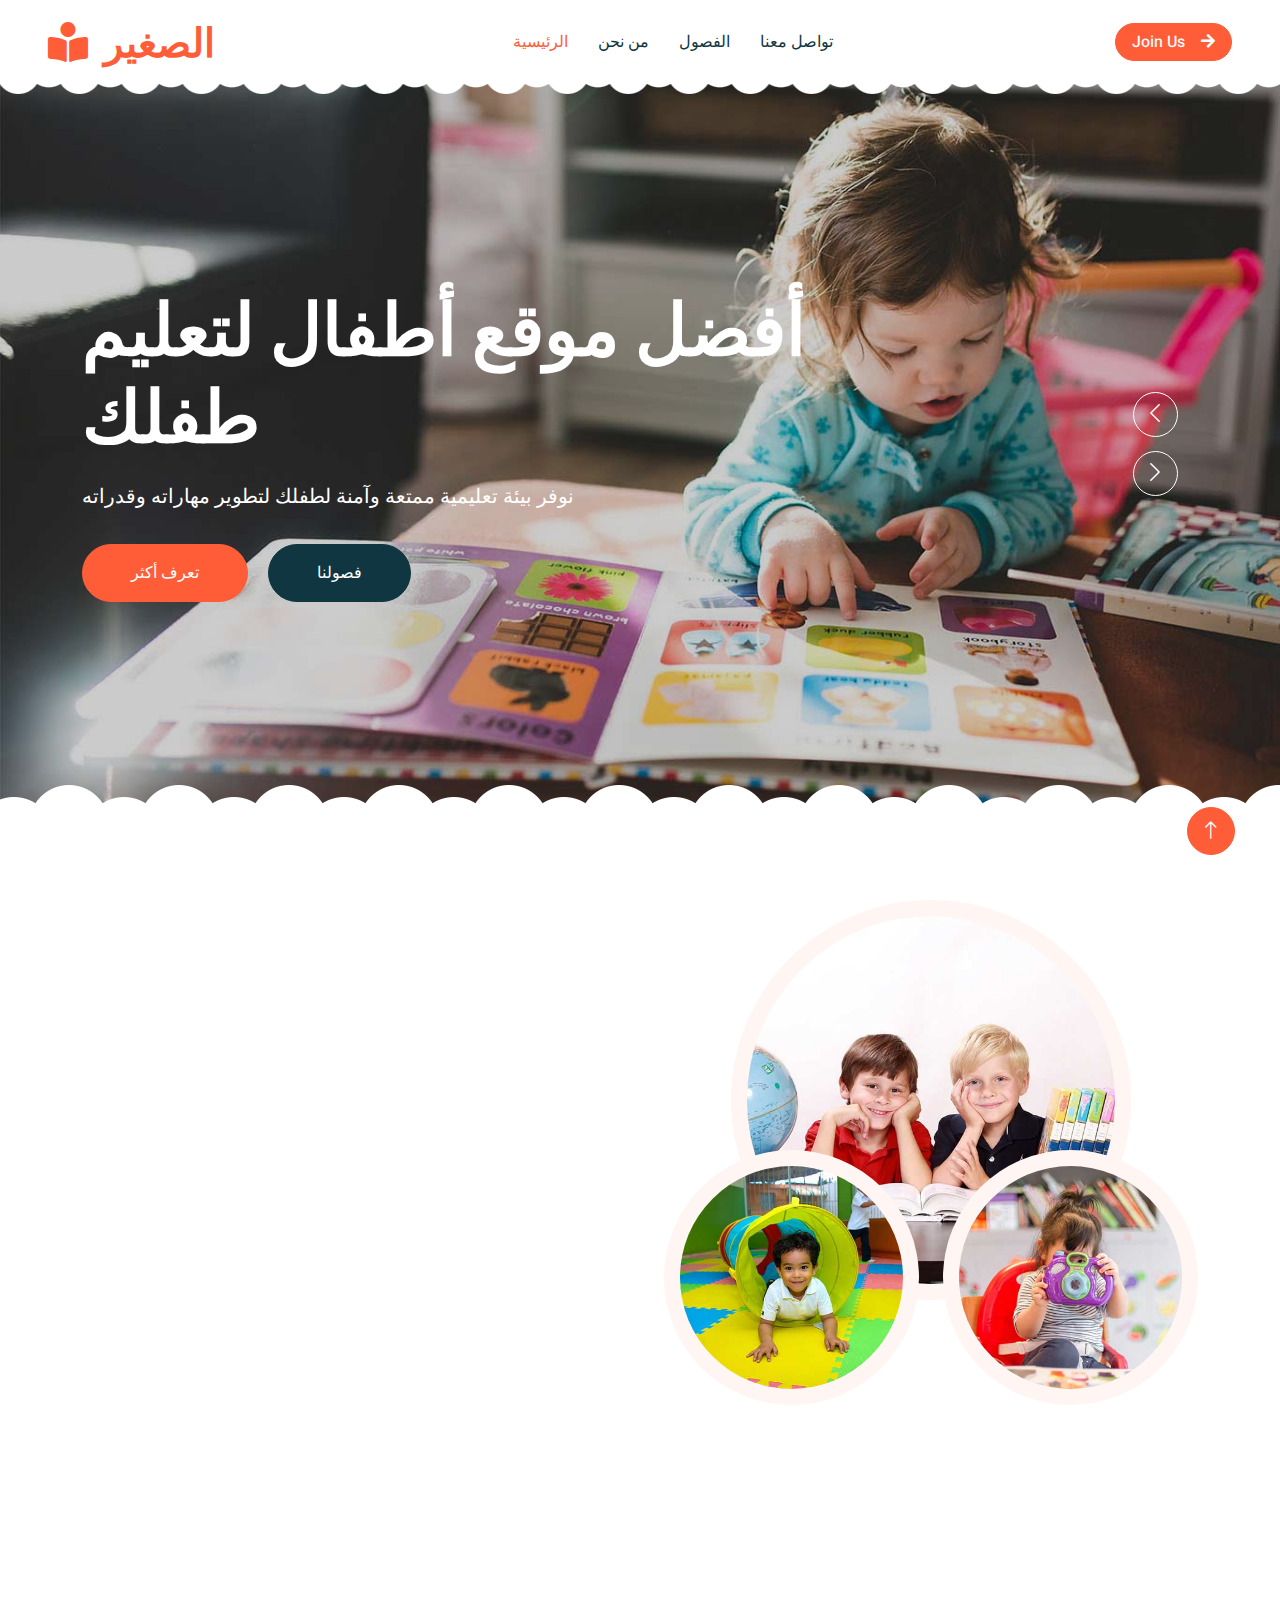
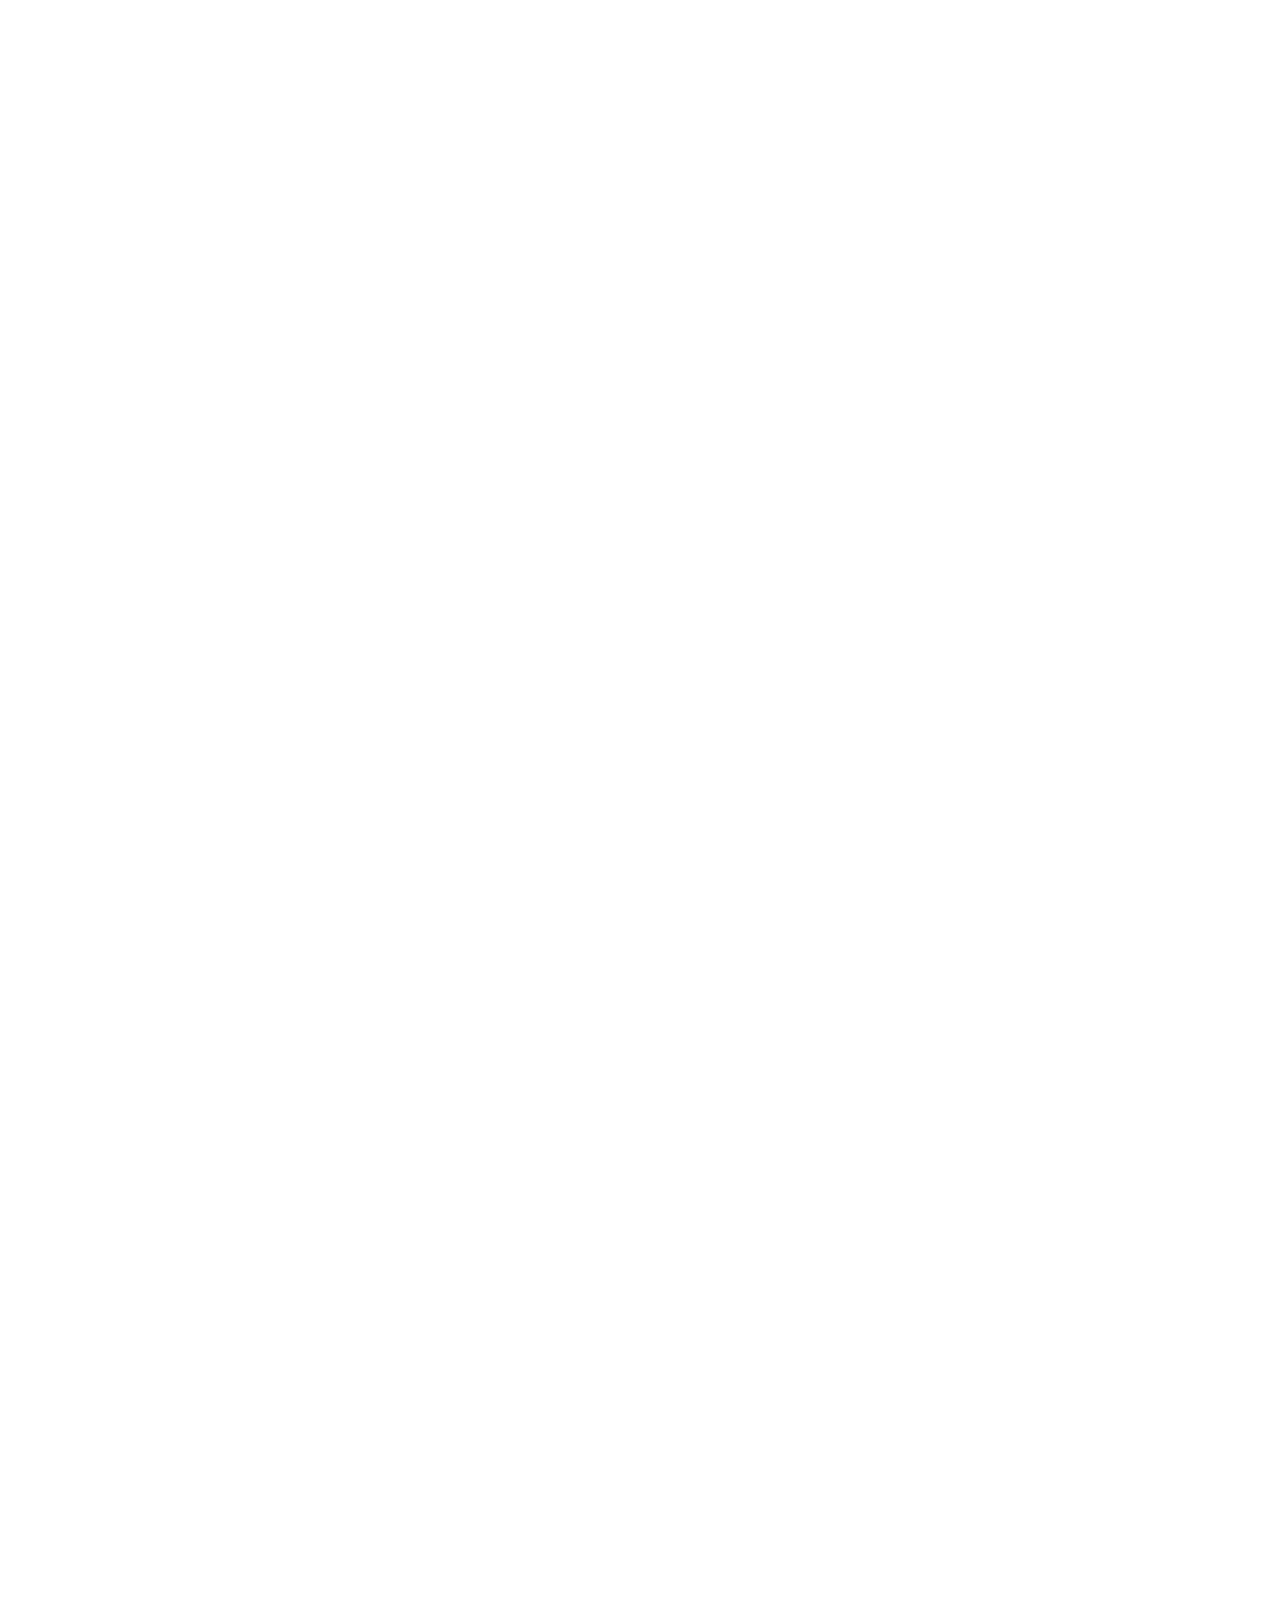
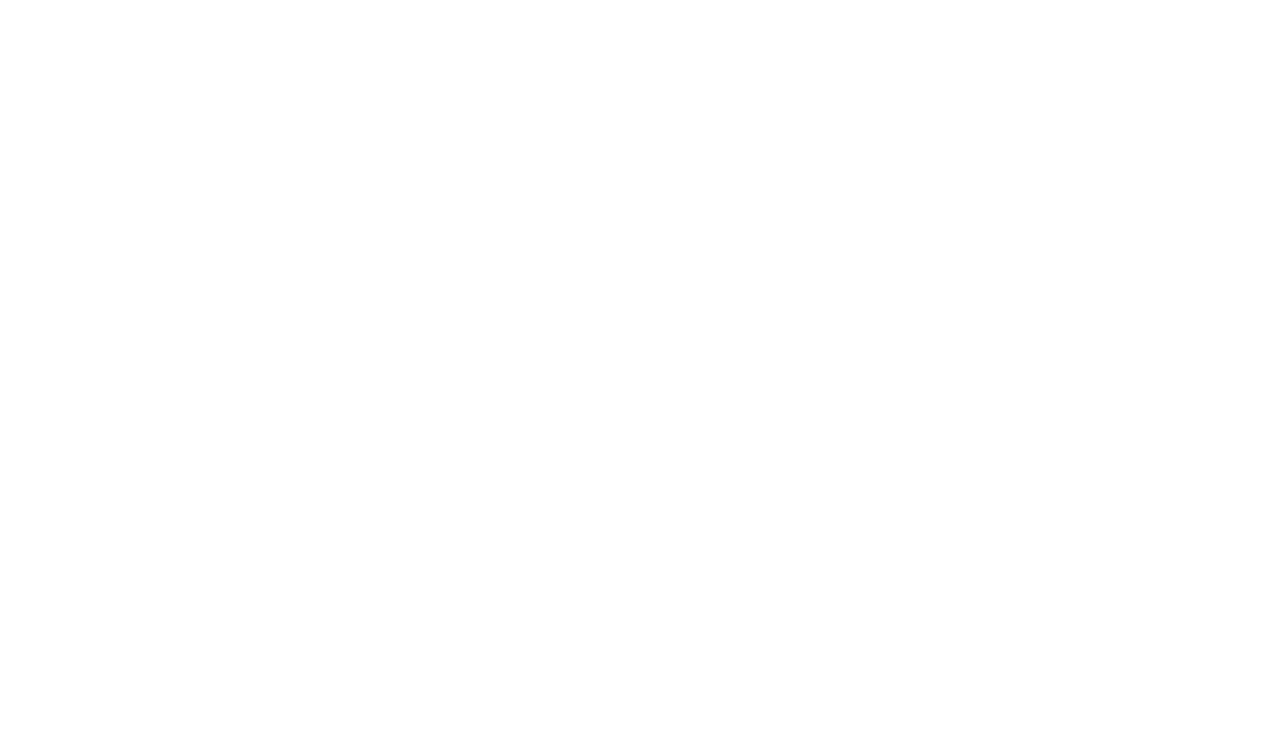
<file: preschool-website-template/index.html>
<!DOCTYPE html>
<html lang="en">

<head>
    <meta charset="utf-8">
    <title>Kider - Preschool Website Template</title>
    <meta content="width=device-width, initial-scale=1.0" name="viewport">
    <meta content="" name="keywords">
    <meta content="" name="description">

    <!-- Favicon -->
    <link href="img/favicon.ico" rel="icon">

    <!-- Google Web Fonts -->
    <link rel="preconnect" href="https://fonts.googleapis.com">
    <link rel="preconnect" href="https://fonts.gstatic.com" crossorigin>
    <link href="https://fonts.googleapis.com/css2?family=Heebo:wght@400;500;600&family=Inter:wght@600&family=Lobster+Two:wght@700&display=swap" rel="stylesheet">
    
    <!-- Icon Font Stylesheet -->
    <link href="https://cdnjs.cloudflare.com/ajax/libs/font-awesome/5.10.0/css/all.min.css" rel="stylesheet">
    <link href="https://cdn.jsdelivr.net/npm/bootstrap-icons@1.4.1/font/bootstrap-icons.css" rel="stylesheet">

    <!-- Libraries Stylesheet -->
    <link href="lib/animate/animate.min.css" rel="stylesheet">
    <link href="lib/owlcarousel/assets/owl.carousel.min.css" rel="stylesheet">

    <!-- Customized Bootstrap Stylesheet -->
    <link href="css/bootstrap.min.css" rel="stylesheet">

    <!-- Template Stylesheet -->
    <link href="css/style.css" rel="stylesheet">
</head>

<body>
    <div class="container-xxl bg-white p-0">
        <!-- Spinner Start -->
        <div id="spinner" class="show bg-white position-fixed translate-middle w-100 vh-100 top-50 start-50 d-flex align-items-center justify-content-center">
            <div class="spinner-border text-primary" style="width: 3rem; height: 3rem;" role="status">
                <span class="sr-only">Loading...</span>
            </div>
        </div>
        <!-- Spinner End -->


        <!-- Navbar Start -->
        <nav class="navbar navbar-expand-lg bg-white navbar-light sticky-top px-4 px-lg-5 py-lg-0">
            <a href="index.html" class="navbar-brand">
                <h1 class="m-0 text-primary"><i class="fa fa-book-reader me-3"></i>الصغير</h1>
            </a>
            <button type="button" class="navbar-toggler" data-bs-toggle="collapse" data-bs-target="#navbarCollapse">
                <span class="navbar-toggler-icon"></span>
            </button>
            <div class="collapse navbar-collapse" id="navbarCollapse">
                <div class="navbar-nav mx-auto">
                    <a href="index.html" class="nav-item nav-link active">الرئيسية</a>
                    <a href="about.html" class="nav-item nav-link">من نحن</a>
                    <a href="classes.html" class="nav-item nav-link">الفصول</a>
                    <a href="contact.html" class="nav-item nav-link">تواصل معنا</a>
                </div>
                <a href="" class="btn btn-primary rounded-pill px-3 d-none d-lg-block">Join Us<i class="fa fa-arrow-right ms-3"></i></a>
            </div>
        </nav>
        <!-- Navbar End -->


        <!-- Carousel Start -->
        <div class="container-fluid p-0 mb-5">
            <div class="owl-carousel header-carousel position-relative">
                <div class="owl-carousel-item position-relative">
                    <img class="img-fluid" src="img/carousel-1.jpg" alt="">
                    <div class="position-absolute top-0 start-0 w-100 h-100 d-flex align-items-center" style="background: rgba(0, 0, 0, .2);">
                        <div class="container">
                            <div class="row justify-content-start">
                                <div class="col-10 col-lg-8">
                                    <h1 class="display-2 text-white animated slideInDown mb-4">أفضل موقع أطفال لتعليم طفلك</h1>
                                    <p class="fs-5 fw-medium text-white mb-4 pb-2">نوفر بيئة تعليمية ممتعة وآمنة لطفلك لتطوير مهاراته وقدراته</p>
                                    <a href="" class="btn btn-primary rounded-pill py-sm-3 px-sm-5 me-3 animated slideInLeft">تعرف أكثر</a>
                                    <a href="" class="btn btn-dark rounded-pill py-sm-3 px-sm-5 animated slideInRight">فصولنا</a>
                                </div>
                            </div>
                        </div>
                    </div>
                </div>
                <div class="owl-carousel-item position-relative">
                    <img class="img-fluid" src="img/carousel-2.jpg" alt="">
                    <div class="position-absolute top-0 start-0 w-100 h-100 d-flex align-items-center" style="background: rgba(0, 0, 0, .2);">
                        <div class="container">
                            <div class="row justify-content-start">
                                <div class="col-10 col-lg-8">
                                    <h1 class="display-2 text-white animated slideInDown mb-4">Make A Brighter Future For Your Child</h1>
                                    <p class="fs-5 fw-medium text-white mb-4 pb-2">Vero elitr justo clita lorem. Ipsum dolor at sed stet sit diam no. Kasd rebum ipsum et diam justo clita et kasd rebum sea elitr.</p>
                                    <a href="" class="btn btn-primary rounded-pill py-sm-3 px-sm-5 me-3 animated slideInLeft">Learn More</a>
                                    <a href="" class="btn btn-dark rounded-pill py-sm-3 px-sm-5 animated slideInRight">Our Classes</a>
                                </div>
                            </div>
                        </div>
                    </div>
                </div>
            </div>
        </div>
        <!-- Carousel End -->


        <!-- About Start -->
        <div class="container-xxl py-5">
            <div class="container">
                <div class="row g-5 align-items-center">
                    <div class="col-lg-6 wow fadeInUp" data-wow-delay="0.1s">
                        <h1 class="mb-4">Learn More About Our Work And Our Cultural Activities</h1>
                        <p>Tempor erat elitr rebum at clita. Diam dolor diam ipsum sit. Aliqu diam amet diam et eos. Clita erat ipsum et lorem et sit, sed stet lorem sit clita duo justo magna dolore erat amet</p>
                        <p class="mb-4">Stet no et lorem dolor et diam, amet duo ut dolore vero eos. No stet est diam rebum amet diam ipsum. Clita clita labore, dolor duo nonumy clita sit at, sed sit sanctus dolor eos, ipsum labore duo duo sit no sea diam. Et dolor et kasd ea. Eirmod diam at dolor est vero nonumy magna.</p>
                        <div class="row g-4 align-items-center">
                            <div class="col-sm-6">
                                <a class="btn btn-primary rounded-pill py-3 px-5" href="">Read More</a>
                            </div>
                            <div class="col-sm-6">
                                <div class="d-flex align-items-center">
                                    <img class="rounded-circle flex-shrink-0" src="img/user.jpg" alt="" style="width: 45px; height: 45px;">
                                    <div class="ms-3">
                                        <h6 class="text-primary mb-1">Jhon Doe</h6>
                                        <small>CEO & Founder</small>
                                    </div>
                                </div>
                            </div>
                        </div>
                    </div>
                    <div class="col-lg-6 about-img wow fadeInUp" data-wow-delay="0.5s">
                        <div class="row">
                            <div class="col-12 text-center">
                                <img class="img-fluid w-75 rounded-circle bg-light p-3" src="img/about-1.jpg" alt="">
                            </div>
                            <div class="col-6 text-start" style="margin-top: -150px;">
                                <img class="img-fluid w-100 rounded-circle bg-light p-3" src="img/about-2.jpg" alt="">
                            </div>
                            <div class="col-6 text-end" style="margin-top: -150px;">
                                <img class="img-fluid w-100 rounded-circle bg-light p-3" src="img/about-3.jpg" alt="">
                            </div>
                        </div>
                    </div>
                </div>
            </div>
        </div>
        <!-- About End -->



        <!-- Classes Start -->
        <div class="container-xxl py-5">
            <div class="container">
                <div class="text-center mx-auto mb-5 wow fadeInUp" data-wow-delay="0.1s" style="max-width: 600px;">
                    <h1 class="mb-3">School Classes</h1>
                    <p>Eirmod sed ipsum dolor sit rebum labore magna erat. Tempor ut dolore lorem kasd vero ipsum sit eirmod sit. Ipsum diam justo sed rebum vero dolor duo.</p>
                </div>
                <div class="row g-4">
                    <div class="col-lg-4 col-md-6 wow fadeInUp" data-wow-delay="0.1s">
                        <div class="classes-item">
                            <div class="bg-light rounded-circle w-75 mx-auto p-3">
                                <img class="img-fluid rounded-circle" src="img/classes-1.jpg" alt="">
                            </div>
                            <div class="bg-light rounded p-4 pt-5 mt-n5">
                                <a class="d-block text-center h3 mt-3 mb-4" href="">Art & Drawing</a>
                                <div class="d-flex align-items-center justify-content-between mb-4">
                                    <div class="d-flex align-items-center">
                                        <img class="rounded-circle flex-shrink-0" src="img/user.jpg" alt="" style="width: 45px; height: 45px;">
                                        <div class="ms-3">
                                            <h6 class="text-primary mb-1">Jhon Doe</h6>
                                            <small>Teacher</small>
                                        </div>
                                    </div>
                                    <span class="bg-primary text-white rounded-pill py-2 px-3" href="">$99</span>
                                </div>
                                <div class="row g-1">
                                    <div class="col-4">
                                        <div class="border-top border-3 border-primary pt-2">
                                            <h6 class="text-primary mb-1">Age:</h6>
                                            <small>3-5 Years</small>
                                        </div>
                                    </div>
                                    <div class="col-4">
                                        <div class="border-top border-3 border-success pt-2">
                                            <h6 class="text-success mb-1">Time:</h6>
                                            <small>9-10 AM</small>
                                        </div>
                                    </div>
                                    <div class="col-4">
                                        <div class="border-top border-3 border-warning pt-2">
                                            <h6 class="text-warning mb-1">Capacity:</h6>
                                            <small>30 Kids</small>
                                        </div>
                                    </div>
                                </div>
                            </div>
                        </div>
                    </div>
                    <div class="col-lg-4 col-md-6 wow fadeInUp" data-wow-delay="0.3s">
                        <div class="classes-item">
                            <div class="bg-light rounded-circle w-75 mx-auto p-3">
                                <img class="img-fluid rounded-circle" src="img/classes-2.jpg" alt="">
                            </div>
                            <div class="bg-light rounded p-4 pt-5 mt-n5">
                                <a class="d-block text-center h3 mt-3 mb-4" href="">Color Management</a>
                                <div class="d-flex align-items-center justify-content-between mb-4">
                                    <div class="d-flex align-items-center">
                                        <img class="rounded-circle flex-shrink-0" src="img/user.jpg" alt="" style="width: 45px; height: 45px;">
                                        <div class="ms-3">
                                            <h6 class="text-primary mb-1">Jhon Doe</h6>
                                            <small>Teacher</small>
                                        </div>
                                    </div>
                                    <span class="bg-primary text-white rounded-pill py-2 px-3" href="">$99</span>
                                </div>
                                <div class="row g-1">
                                    <div class="col-4">
                                        <div class="border-top border-3 border-primary pt-2">
                                            <h6 class="text-primary mb-1">Age:</h6>
                                            <small>3-5 Years</small>
                                        </div>
                                    </div>
                                    <div class="col-4">
                                        <div class="border-top border-3 border-success pt-2">
                                            <h6 class="text-success mb-1">Time:</h6>
                                            <small>9-10 AM</small>
                                        </div>
                                    </div>
                                    <div class="col-4">
                                        <div class="border-top border-3 border-warning pt-2">
                                            <h6 class="text-warning mb-1">Capacity:</h6>
                                            <small>30 Kids</small>
                                        </div>
                                    </div>
                                </div>
                            </div>
                        </div>
                    </div>
                    <div class="col-lg-4 col-md-6 wow fadeInUp" data-wow-delay="0.5s">
                        <div class="classes-item">
                            <div class="bg-light rounded-circle w-75 mx-auto p-3">
                                <img class="img-fluid rounded-circle" src="img/classes-3.jpg" alt="">
                            </div>
                            <div class="bg-light rounded p-4 pt-5 mt-n5">
                                <a class="d-block text-center h3 mt-3 mb-4" href="">Athletic & Dance</a>
                                <div class="d-flex align-items-center justify-content-between mb-4">
                                    <div class="d-flex align-items-center">
                                        <img class="rounded-circle flex-shrink-0" src="img/user.jpg" alt="" style="width: 45px; height: 45px;">
                                        <div class="ms-3">
                                            <h6 class="text-primary mb-1">Jhon Doe</h6>
                                            <small>Teacher</small>
                                        </div>
                                    </div>
                                    <span class="bg-primary text-white rounded-pill py-2 px-3" href="">$99</span>
                                </div>
                                <div class="row g-1">
                                    <div class="col-4">
                                        <div class="border-top border-3 border-primary pt-2">
                                            <h6 class="text-primary mb-1">Age:</h6>
                                            <small>3-5 Years</small>
                                        </div>
                                    </div>
                                    <div class="col-4">
                                        <div class="border-top border-3 border-success pt-2">
                                            <h6 class="text-success mb-1">Time:</h6>
                                            <small>9-10 AM</small>
                                        </div>
                                    </div>
                                    <div class="col-4">
                                        <div class="border-top border-3 border-warning pt-2">
                                            <h6 class="text-warning mb-1">Capacity:</h6>
                                            <small>30 Kids</small>
                                        </div>
                                    </div>
                                </div>
                            </div>
                        </div>
                    </div>
                    <div class="col-lg-4 col-md-6 wow fadeInUp" data-wow-delay="0.1s">
                        <div class="classes-item">
                            <div class="bg-light rounded-circle w-75 mx-auto p-3">
                                <img class="img-fluid rounded-circle" src="img/classes-4.jpg" alt="">
                            </div>
                            <div class="bg-light rounded p-4 pt-5 mt-n5">
                                <a class="d-block text-center h3 mt-3 mb-4" href="">Language & Speaking</a>
                                <div class="d-flex align-items-center justify-content-between mb-4">
                                    <div class="d-flex align-items-center">
                                        <img class="rounded-circle flex-shrink-0" src="img/user.jpg" alt="" style="width: 45px; height: 45px;">
                                        <div class="ms-3">
                                            <h6 class="text-primary mb-1">Jhon Doe</h6>
                                            <small>Teacher</small>
                                        </div>
                                    </div>
                                    <span class="bg-primary text-white rounded-pill py-2 px-3" href="">$99</span>
                                </div>
                                <div class="row g-1">
                                    <div class="col-4">
                                        <div class="border-top border-3 border-primary pt-2">
                                            <h6 class="text-primary mb-1">Age:</h6>
                                            <small>3-5 Years</small>
                                        </div>
                                    </div>
                                    <div class="col-4">
                                        <div class="border-top border-3 border-success pt-2">
                                            <h6 class="text-success mb-1">Time:</h6>
                                            <small>9-10 AM</small>
                                        </div>
                                    </div>
                                    <div class="col-4">
                                        <div class="border-top border-3 border-warning pt-2">
                                            <h6 class="text-warning mb-1">Capacity:</h6>
                                            <small>30 Kids</small>
                                        </div>
                                    </div>
                                </div>
                            </div>
                        </div>
                    </div>
                    <div class="col-lg-4 col-md-6 wow fadeInUp" data-wow-delay="0.3s">
                        <div class="classes-item">
                            <div class="bg-light rounded-circle w-75 mx-auto p-3">
                                <img class="img-fluid rounded-circle" src="img/classes-5.jpg" alt="">
                            </div>
                            <div class="bg-light rounded p-4 pt-5 mt-n5">
                                <a class="d-block text-center h3 mt-3 mb-4" href="">Religion & History</a>
                                <div class="d-flex align-items-center justify-content-between mb-4">
                                    <div class="d-flex align-items-center">
                                        <img class="rounded-circle flex-shrink-0" src="img/user.jpg" alt="" style="width: 45px; height: 45px;">
                                        <div class="ms-3">
                                            <h6 class="text-primary mb-1">Jhon Doe</h6>
                                            <small>Teacher</small>
                                        </div>
                                    </div>
                                    <span class="bg-primary text-white rounded-pill py-2 px-3" href="">$99</span>
                                </div>
                                <div class="row g-1">
                                    <div class="col-4">
                                        <div class="border-top border-3 border-primary pt-2">
                                            <h6 class="text-primary mb-1">Age:</h6>
                                            <small>3-5 Years</small>
                                        </div>
                                    </div>
                                    <div class="col-4">
                                        <div class="border-top border-3 border-success pt-2">
                                            <h6 class="text-success mb-1">Time:</h6>
                                            <small>9-10 AM</small>
                                        </div>
                                    </div>
                                    <div class="col-4">
                                        <div class="border-top border-3 border-warning pt-2">
                                            <h6 class="text-warning mb-1">Capacity:</h6>
                                            <small>30 Kids</small>
                                        </div>
                                    </div>
                                </div>
                            </div>
                        </div>
                    </div>
                    <div class="col-lg-4 col-md-6 wow fadeInUp" data-wow-delay="0.5s">
                        <div class="classes-item">
                            <div class="bg-light rounded-circle w-75 mx-auto p-3">
                                <img class="img-fluid rounded-circle" src="img/classes-6.jpg" alt="">
                            </div>
                            <div class="bg-light rounded p-4 pt-5 mt-n5">
                                <a class="d-block text-center h3 mt-3 mb-4" href="">General Knowledge</a>
                                <div class="d-flex align-items-center justify-content-between mb-4">
                                    <div class="d-flex align-items-center">
                                        <img class="rounded-circle flex-shrink-0" src="img/user.jpg" alt="" style="width: 45px; height: 45px;">
                                        <div class="ms-3">
                                            <h6 class="text-primary mb-1">Jhon Doe</h6>
                                            <small>Teacher</small>
                                        </div>
                                    </div>
                                    <span class="bg-primary text-white rounded-pill py-2 px-3" href="">$99</span>
                                </div>
                                <div class="row g-1">
                                    <div class="col-4">
                                        <div class="border-top border-3 border-primary pt-2">
                                            <h6 class="text-primary mb-1">Age:</h6>
                                            <small>3-5 Years</small>
                                        </div>
                                    </div>
                                    <div class="col-4">
                                        <div class="border-top border-3 border-success pt-2">
                                            <h6 class="text-success mb-1">Time:</h6>
                                            <small>9-10 AM</small>
                                        </div>
                                    </div>
                                    <div class="col-4">
                                        <div class="border-top border-3 border-warning pt-2">
                                            <h6 class="text-warning mb-1">Capacity:</h6>
                                            <small>30 Kids</small>
                                        </div>
                                    </div>
                                </div>
                            </div>
                        </div>
                    </div>
                </div>
            </div>
        </div>
        <!-- Classes End -->

        <!-- Team Start -->
        <div class="container-xxl py-5">
            <div class="container">
                <div class="text-center mx-auto mb-5 wow fadeInUp" data-wow-delay="0.1s" style="max-width: 600px;">
                    <h1 class="mb-3">Popular Teachers</h1>
                    <p>Eirmod sed ipsum dolor sit rebum labore magna erat. Tempor ut dolore lorem kasd vero ipsum sit
                        eirmod sit. Ipsum diam justo sed rebum vero dolor duo.</p>
                </div>
                <div class="row g-4">
                    <div class="col-lg-4 col-md-6 wow fadeInUp" data-wow-delay="0.1s">
                        <div class="team-item position-relative">
                            <img class="img-fluid rounded-circle w-75" src="img/team-1.jpg" alt="">
                            <div class="team-text">
                                <h3>Full Name</h3>
                                <p>Designation</p>
                                <div class="d-flex align-items-center">
                                    <a class="btn btn-square btn-primary mx-1" href=""><i class="fab fa-facebook-f"></i></a>
                                    <a class="btn btn-square btn-primary  mx-1" href=""><i class="fab fa-twitter"></i></a>
                                    <a class="btn btn-square btn-primary  mx-1" href=""><i class="fab fa-instagram"></i></a>
                                </div>
                            </div>
                        </div>
                    </div>
                    <div class="col-lg-4 col-md-6 wow fadeInUp" data-wow-delay="0.3s">
                        <div class="team-item position-relative">
                            <img class="img-fluid rounded-circle w-75" src="img/team-2.jpg" alt="">
                            <div class="team-text">
                                <h3>Full Name</h3>
                                <p>Designation</p>
                                <div class="d-flex align-items-center">
                                    <a class="btn btn-square btn-primary mx-1" href=""><i class="fab fa-facebook-f"></i></a>
                                    <a class="btn btn-square btn-primary  mx-1" href=""><i class="fab fa-twitter"></i></a>
                                    <a class="btn btn-square btn-primary  mx-1" href=""><i class="fab fa-instagram"></i></a>
                                </div>
                            </div>
                        </div>
                    </div>
                    <div class="col-lg-4 col-md-6 wow fadeInUp" data-wow-delay="0.5s">
                        <div class="team-item position-relative">
                            <img class="img-fluid rounded-circle w-75" src="img/team-3.jpg" alt="">
                            <div class="team-text">
                                <h3>Full Name</h3>
                                <p>Designation</p>
                                <div class="d-flex align-items-center">
                                    <a class="btn btn-square btn-primary mx-1" href=""><i class="fab fa-facebook-f"></i></a>
                                    <a class="btn btn-square btn-primary  mx-1" href=""><i class="fab fa-twitter"></i></a>
                                    <a class="btn btn-square btn-primary  mx-1" href=""><i class="fab fa-instagram"></i></a>
                                </div>
                            </div>
                        </div>
                    </div>
                </div>
            </div>
        </div>
        <!-- Team End -->

        <!-- Footer Start -->
        <div class="container-fluid bg-dark text-white-50 footer pt-5 mt-5 wow fadeIn" data-wow-delay="0.1s">
            <div class="container py-5">
                <div class="row g-5">
                    <div class="col-lg-3 col-md-6">
                        <h3 class="text-white mb-4">Get In Touch</h3>
                        <p class="mb-2"><i class="fa fa-map-marker-alt me-3"></i>123 Street, New York, USA</p>
                        <p class="mb-2"><i class="fa fa-phone-alt me-3"></i>+012 345 67890</p>
                        <p class="mb-2"><i class="fa fa-envelope me-3"></i>info@example.com</p>
                        <div class="d-flex pt-2">
                            <a class="btn btn-outline-light btn-social" href=""><i class="fab fa-twitter"></i></a>
                            <a class="btn btn-outline-light btn-social" href=""><i class="fab fa-facebook-f"></i></a>
                            <a class="btn btn-outline-light btn-social" href=""><i class="fab fa-youtube"></i></a>
                            <a class="btn btn-outline-light btn-social" href=""><i class="fab fa-linkedin-in"></i></a>
                        </div>
                    </div>
                    <div class="col-lg-3 col-md-6">
                        <h3 class="text-white mb-4">Quick Links</h3>
                        <a class="btn btn-link text-white-50" href="">About Us</a>
                        <a class="btn btn-link text-white-50" href="">Contact Us</a>
                        <a class="btn btn-link text-white-50" href="">Our Services</a>
                        <a class="btn btn-link text-white-50" href="">Privacy Policy</a>
                        <a class="btn btn-link text-white-50" href="">Terms & Condition</a>
                    </div>
                    <div class="col-lg-3 col-md-6">
                        <h3 class="text-white mb-4">Photo Gallery</h3>
                        <div class="row g-2 pt-2">
                            <div class="col-4">
                                <img class="img-fluid rounded bg-light p-1" src="img/classes-1.jpg" alt="">
                            </div>
                            <div class="col-4">
                                <img class="img-fluid rounded bg-light p-1" src="img/classes-2.jpg" alt="">
                            </div>
                            <div class="col-4">
                                <img class="img-fluid rounded bg-light p-1" src="img/classes-3.jpg" alt="">
                            </div>
                            <div class="col-4">
                                <img class="img-fluid rounded bg-light p-1" src="img/classes-4.jpg" alt="">
                            </div>
                            <div class="col-4">
                                <img class="img-fluid rounded bg-light p-1" src="img/classes-5.jpg" alt="">
                            </div>
                            <div class="col-4">
                                <img class="img-fluid rounded bg-light p-1" src="img/classes-6.jpg" alt="">
                            </div>
                        </div>
                    </div>
                    <div class="col-lg-3 col-md-6">
                        <h3 class="text-white mb-4">Newsletter</h3>
                        <p>Dolor amet sit justo amet elitr clita ipsum elitr est.</p>
                        <div class="position-relative mx-auto" style="max-width: 400px;">
                            <input class="form-control bg-transparent w-100 py-3 ps-4 pe-5" type="text" placeholder="Your email">
                            <button type="button" class="btn btn-primary py-2 position-absolute top-0 end-0 mt-2 me-2">SignUp</button>
                        </div>
                    </div>
                </div>
            </div>
            <div class="container">
                <div class="copyright">
                    <div class="row">
                        <div class="col-md-6 text-center text-md-start mb-3 mb-md-0">
                            &copy; <a class="border-bottom" href="#">Your Site Name</a>, All Right Reserved. 
							
							<!--/*** This template is free as long as you keep the footer author’s credit link/attribution link/backlink. If you'd like to use the template without the footer author’s credit link/attribution link/backlink, you can purchase the Credit Removal License from "https://htmlcodex.com/credit-removal". Thank you for your support. ***/-->
							Designed By <a class="border-bottom" href="https://htmlcodex.com">HTML Codex</a>
                        </div>
                        <div class="col-md-6 text-center text-md-end">
                            <div class="footer-menu">
                                <a href="">Home</a>
                                <a href="">Cookies</a>
                                <a href="">Help</a>
                                <a href="">FQAs</a>
                            </div>
                        </div>
                    </div>
                </div>
            </div>
        </div>
        <!-- Footer End -->


        <!-- Back to Top -->
        <a href="#" class="btn btn-lg btn-primary btn-lg-square back-to-top"><i class="bi bi-arrow-up"></i></a>
    </div>

    <!-- JavaScript Libraries -->
    <script src="https://code.jquery.com/jquery-3.4.1.min.js"></script>
    <script src="https://cdn.jsdelivr.net/npm/bootstrap@5.0.0/dist/js/bootstrap.bundle.min.js"></script>
    <script src="lib/wow/wow.min.js"></script>
    <script src="lib/easing/easing.min.js"></script>
    <script src="lib/waypoints/waypoints.min.js"></script>
    <script src="lib/owlcarousel/owl.carousel.min.js"></script>

    <!-- Template Javascript -->
    <script src="js/main.js"></script>
</body>

</html>
</file>
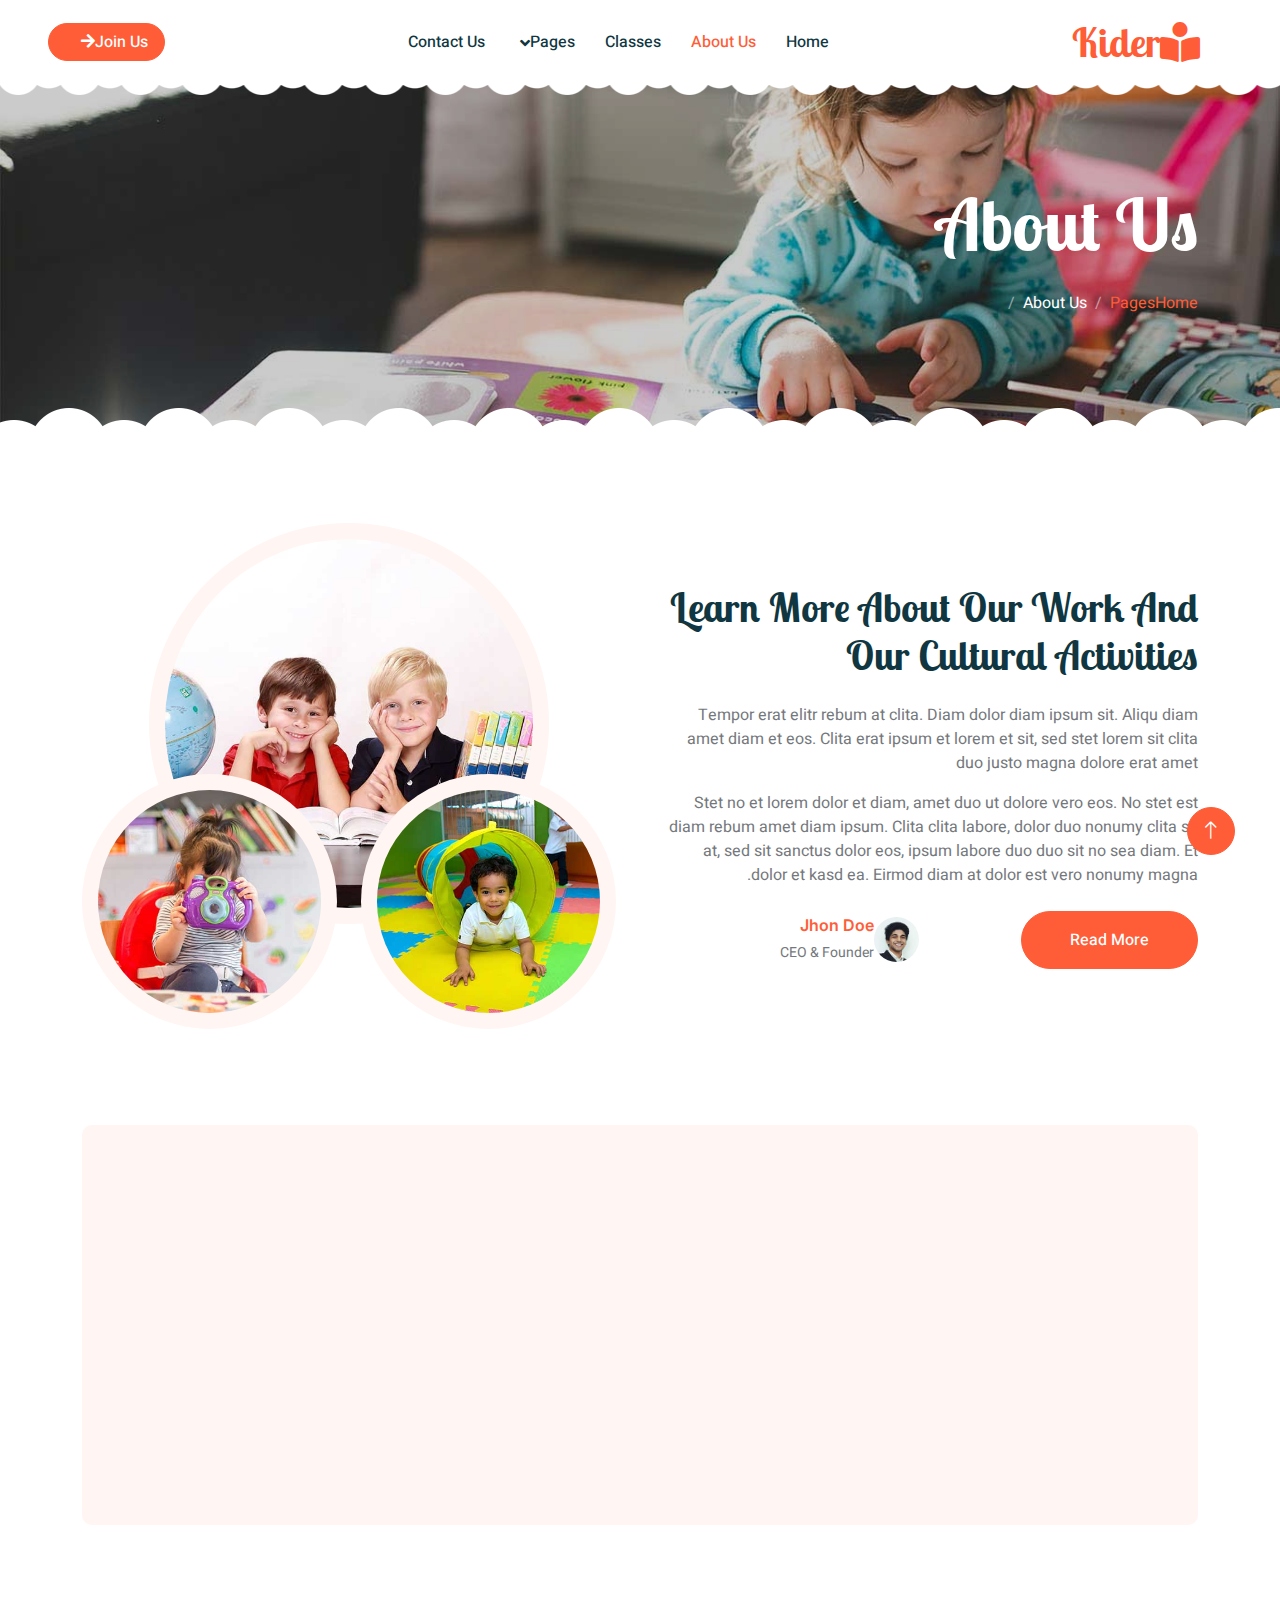
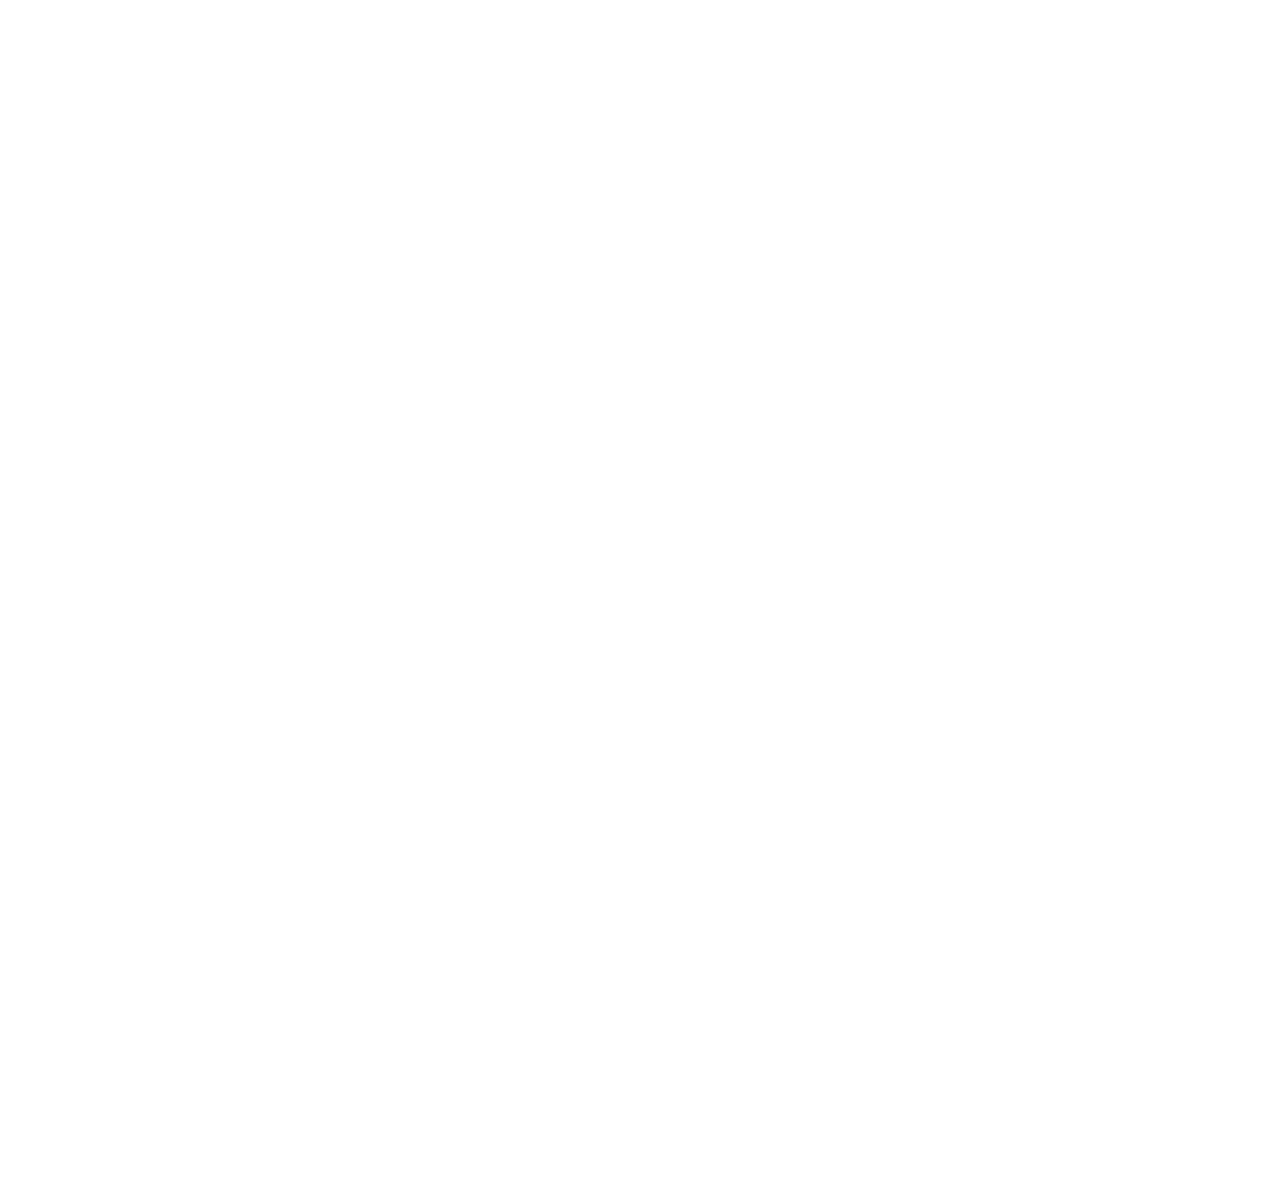
<file: preschool-website-template/about.html>
<!DOCTYPE html>
<html lang="ar" dir="rtl">

<head>
    <meta charset="utf-8">
    <title>Kider - Preschool Website Template</title>
    <meta content="width=device-width, initial-scale=1.0" name="viewport">
    <meta content="" name="keywords">
    <meta content="" name="description">

    <!-- Favicon -->
    <link href="img/favicon.ico" rel="icon">

    <!-- Google Web Fonts -->
    <link rel="preconnect" href="https://fonts.googleapis.com">
    <link rel="preconnect" href="https://fonts.gstatic.com" crossorigin>
    <link href="https://fonts.googleapis.com/css2?family=Heebo:wght@400;500;600&family=Inter:wght@600&family=Lobster+Two:wght@700&display=swap" rel="stylesheet">
    
    <!-- Icon Font Stylesheet -->
    <link href="https://cdnjs.cloudflare.com/ajax/libs/font-awesome/5.10.0/css/all.min.css" rel="stylesheet">
    <link href="https://cdn.jsdelivr.net/npm/bootstrap-icons@1.4.1/font/bootstrap-icons.css" rel="stylesheet">

    <!-- Libraries Stylesheet -->
    <link href="lib/animate/animate.min.css" rel="stylesheet">
    <link href="lib/owlcarousel/assets/owl.carousel.min.css" rel="stylesheet">

    <!-- Customized Bootstrap Stylesheet -->
    <link href="css/bootstrap.min.css" rel="stylesheet">

    <!-- Template Stylesheet -->
    <link href="css/style.css" rel="stylesheet">
</head>

<body>
    <div class="container-xxl bg-white p-0">
        <!-- Spinner Start -->
        <div id="spinner" class="show bg-white position-fixed translate-middle w-100 vh-100 top-50 start-50 d-flex align-items-center justify-content-center">
            <div class="spinner-border text-primary" style="width: 3rem; height: 3rem;" role="status">
                <span class="sr-only">Loading...</span>
            </div>
        </div>
        <!-- Spinner End -->


        <!-- Navbar Start -->
        <nav class="navbar navbar-expand-lg bg-white navbar-light sticky-top px-4 px-lg-5 py-lg-0">
            <a href="index.html" class="navbar-brand">
                <h1 class="m-0 text-primary"><i class="fa fa-book-reader me-3"></i>Kider</h1>
            </a>
            <button type="button" class="navbar-toggler" data-bs-toggle="collapse" data-bs-target="#navbarCollapse">
                <span class="navbar-toggler-icon"></span>
            </button>
            <div class="collapse navbar-collapse" id="navbarCollapse">
                <div class="navbar-nav mx-auto">
                    <a href="index.html" class="nav-item nav-link">Home</a>
                    <a href="about.html" class="nav-item nav-link active">About Us</a>
                    <a href="classes.html" class="nav-item nav-link">Classes</a>
                    <div class="nav-item dropdown">
                        <a href="#" class="nav-link dropdown-toggle" data-bs-toggle="dropdown">Pages</a>
                        <div class="dropdown-menu rounded-0 rounded-bottom border-0 shadow-sm m-0">
                            <a href="facility.html" class="dropdown-item">School Facilities</a>
                            <a href="team.html" class="dropdown-item">Popular Teachers</a>
                            <a href="call-to-action.html" class="dropdown-item">Become A Teachers</a>
                            <a href="appointment.html" class="dropdown-item">Make Appointment</a>
                            <a href="testimonial.html" class="dropdown-item">Testimonial</a>
                            <a href="404.html" class="dropdown-item">404 Error</a>
                        </div>
                    </div>
                    <a href="contact.html" class="nav-item nav-link">Contact Us</a>
                </div>
                <a href="" class="btn btn-primary rounded-pill px-3 d-none d-lg-block">Join Us<i class="fa fa-arrow-right ms-3"></i></a>
            </div>
        </nav>
        <!-- Navbar End -->


        <!-- Page Header End -->
        <div class="container-xxl py-5 page-header position-relative mb-5">
            <div class="container py-5">
                <h1 class="display-2 text-white animated slideInDown mb-4">About Us</h1>
                <nav aria-label="breadcrumb animated slideInDown">
                    <ol class="breadcrumb">
                        <li class="breadcrumb-item"><a href="#">Home</a></li>
                        <li class="breadcrumb-item"><a href="#">Pages</a></li>
                        <li class="breadcrumb-item text-white active" aria-current="page">About Us</li>
                    </ol>
                </nav>
            </div>
        </div>
        <!-- Page Header End -->


        <!-- About Start -->
        <div class="container-xxl py-5">
            <div class="container">
                <div class="row g-5 align-items-center">
                    <div class="col-lg-6 wow fadeInUp" data-wow-delay="0.1s">
                        <h1 class="mb-4">Learn More About Our Work And Our Cultural Activities</h1>
                        <p>Tempor erat elitr rebum at clita. Diam dolor diam ipsum sit. Aliqu diam amet diam et eos. Clita erat ipsum et lorem et sit, sed stet lorem sit clita duo justo magna dolore erat amet</p>
                        <p class="mb-4">Stet no et lorem dolor et diam, amet duo ut dolore vero eos. No stet est diam rebum amet diam ipsum. Clita clita labore, dolor duo nonumy clita sit at, sed sit sanctus dolor eos, ipsum labore duo duo sit no sea diam. Et dolor et kasd ea. Eirmod diam at dolor est vero nonumy magna.</p>
                        <div class="row g-4 align-items-center">
                            <div class="col-sm-6">
                                <a class="btn btn-primary rounded-pill py-3 px-5" href="">Read More</a>
                            </div>
                            <div class="col-sm-6">
                                <div class="d-flex align-items-center">
                                    <img class="rounded-circle flex-shrink-0" src="img/user.jpg" alt="" style="width: 45px; height: 45px;">
                                    <div class="ms-3">
                                        <h6 class="text-primary mb-1">Jhon Doe</h6>
                                        <small>CEO & Founder</small>
                                    </div>
                                </div>
                            </div>
                        </div>
                    </div>
                    <div class="col-lg-6 about-img wow fadeInUp" data-wow-delay="0.5s">
                        <div class="row">
                            <div class="col-12 text-center">
                                <img class="img-fluid w-75 rounded-circle bg-light p-3" src="img/about-1.jpg" alt="">
                            </div>
                            <div class="col-6 text-start" style="margin-top: -150px;">
                                <img class="img-fluid w-100 rounded-circle bg-light p-3" src="img/about-2.jpg" alt="">
                            </div>
                            <div class="col-6 text-end" style="margin-top: -150px;">
                                <img class="img-fluid w-100 rounded-circle bg-light p-3" src="img/about-3.jpg" alt="">
                            </div>
                        </div>
                    </div>
                </div>
            </div>
        </div>
        <!-- About End -->


        <!-- Call To Action Start -->
        <div class="container-xxl py-5">
            <div class="container">
                <div class="bg-light rounded">
                    <div class="row g-0">
                        <div class="col-lg-6 wow fadeIn" data-wow-delay="0.1s" style="min-height: 400px;">
                            <div class="position-relative h-100">
                                <img class="position-absolute w-100 h-100 rounded" src="img/call-to-action.jpg" style="object-fit: cover;">
                            </div>
                        </div>
                        <div class="col-lg-6 wow fadeIn" data-wow-delay="0.5s">
                            <div class="h-100 d-flex flex-column justify-content-center p-5">
                                <h1 class="mb-4">Become A Teacher</h1>
                                <p class="mb-4">Tempor erat elitr rebum at clita. Diam dolor diam ipsum sit. Aliqu diam amet diam et eos.
                                    Clita erat ipsum et lorem et sit, sed stet lorem sit clita duo justo magna dolore erat amet
                                </p>
                                <a class="btn btn-primary py-3 px-5" href="">Get Started Now<i class="fa fa-arrow-right ms-2"></i></a>
                            </div>
                        </div>
                    </div>
                </div>
            </div>
        </div>
        <!-- Call To Action End -->


        <!-- Team Start -->
        <div class="container-xxl py-5">
            <div class="container">
                <div class="text-center mx-auto mb-5 wow fadeInUp" data-wow-delay="0.1s" style="max-width: 600px;">
                    <h1 class="mb-3">Popular Teachers</h1>
                    <p>Eirmod sed ipsum dolor sit rebum labore magna erat. Tempor ut dolore lorem kasd vero ipsum sit
                        eirmod sit. Ipsum diam justo sed rebum vero dolor duo.</p>
                </div>
                <div class="row g-4">
                    <div class="col-lg-4 col-md-6 wow fadeInUp" data-wow-delay="0.1s">
                        <div class="team-item position-relative">
                            <img class="img-fluid rounded-circle w-75" src="img/team-1.jpg" alt="">
                            <div class="team-text">
                                <h3>Full Name</h3>
                                <p>Designation</p>
                                <div class="d-flex align-items-center">
                                    <a class="btn btn-square btn-primary mx-1" href=""><i class="fab fa-facebook-f"></i></a>
                                    <a class="btn btn-square btn-primary  mx-1" href=""><i class="fab fa-twitter"></i></a>
                                    <a class="btn btn-square btn-primary  mx-1" href=""><i class="fab fa-instagram"></i></a>
                                </div>
                            </div>
                        </div>
                    </div>
                    <div class="col-lg-4 col-md-6 wow fadeInUp" data-wow-delay="0.3s">
                        <div class="team-item position-relative">
                            <img class="img-fluid rounded-circle w-75" src="img/team-2.jpg" alt="">
                            <div class="team-text">
                                <h3>Full Name</h3>
                                <p>Designation</p>
                                <div class="d-flex align-items-center">
                                    <a class="btn btn-square btn-primary mx-1" href=""><i class="fab fa-facebook-f"></i></a>
                                    <a class="btn btn-square btn-primary  mx-1" href=""><i class="fab fa-twitter"></i></a>
                                    <a class="btn btn-square btn-primary  mx-1" href=""><i class="fab fa-instagram"></i></a>
                                </div>
                            </div>
                        </div>
                    </div>
                    <div class="col-lg-4 col-md-6 wow fadeInUp" data-wow-delay="0.5s">
                        <div class="team-item position-relative">
                            <img class="img-fluid rounded-circle w-75" src="img/team-3.jpg" alt="">
                            <div class="team-text">
                                <h3>Full Name</h3>
                                <p>Designation</p>
                                <div class="d-flex align-items-center">
                                    <a class="btn btn-square btn-primary mx-1" href=""><i class="fab fa-facebook-f"></i></a>
                                    <a class="btn btn-square btn-primary  mx-1" href=""><i class="fab fa-twitter"></i></a>
                                    <a class="btn btn-square btn-primary  mx-1" href=""><i class="fab fa-instagram"></i></a>
                                </div>
                            </div>
                        </div>
                    </div>
                </div>
            </div>
        </div>
        <!-- Team End -->


        <!-- Footer Start -->
        <div class="container-fluid bg-dark text-white-50 footer pt-5 mt-5 wow fadeIn" data-wow-delay="0.1s">
            <div class="container py-5">
                <div class="row g-5">
                    <div class="col-lg-3 col-md-6">
                        <h3 class="text-white mb-4">Get In Touch</h3>
                        <p class="mb-2"><i class="fa fa-map-marker-alt me-3"></i>123 Street, New York, USA</p>
                        <p class="mb-2"><i class="fa fa-phone-alt me-3"></i>+012 345 67890</p>
                        <p class="mb-2"><i class="fa fa-envelope me-3"></i>info@example.com</p>
                        <div class="d-flex pt-2">
                            <a class="btn btn-outline-light btn-social" href=""><i class="fab fa-twitter"></i></a>
                            <a class="btn btn-outline-light btn-social" href=""><i class="fab fa-facebook-f"></i></a>
                            <a class="btn btn-outline-light btn-social" href=""><i class="fab fa-youtube"></i></a>
                            <a class="btn btn-outline-light btn-social" href=""><i class="fab fa-linkedin-in"></i></a>
                        </div>
                    </div>
                    <div class="col-lg-3 col-md-6">
                        <h3 class="text-white mb-4">Quick Links</h3>
                        <a class="btn btn-link text-white-50" href="">About Us</a>
                        <a class="btn btn-link text-white-50" href="">Contact Us</a>
                        <a class="btn btn-link text-white-50" href="">Our Services</a>
                        <a class="btn btn-link text-white-50" href="">Privacy Policy</a>
                        <a class="btn btn-link text-white-50" href="">Terms & Condition</a>
                    </div>
                    <div class="col-lg-3 col-md-6">
                        <h3 class="text-white mb-4">Photo Gallery</h3>
                        <div class="row g-2 pt-2">
                            <div class="col-4">
                                <img class="img-fluid rounded bg-light p-1" src="img/classes-1.jpg" alt="">
                            </div>
                            <div class="col-4">
                                <img class="img-fluid rounded bg-light p-1" src="img/classes-2.jpg" alt="">
                            </div>
                            <div class="col-4">
                                <img class="img-fluid rounded bg-light p-1" src="img/classes-3.jpg" alt="">
                            </div>
                            <div class="col-4">
                                <img class="img-fluid rounded bg-light p-1" src="img/classes-4.jpg" alt="">
                            </div>
                            <div class="col-4">
                                <img class="img-fluid rounded bg-light p-1" src="img/classes-5.jpg" alt="">
                            </div>
                            <div class="col-4">
                                <img class="img-fluid rounded bg-light p-1" src="img/classes-6.jpg" alt="">
                            </div>
                        </div>
                    </div>
                    <div class="col-lg-3 col-md-6">
                        <h3 class="text-white mb-4">Newsletter</h3>
                        <p>Dolor amet sit justo amet elitr clita ipsum elitr est.</p>
                        <div class="position-relative mx-auto" style="max-width: 400px;">
                            <input class="form-control bg-transparent w-100 py-3 ps-4 pe-5" type="text" placeholder="Your email">
                            <button type="button" class="btn btn-primary py-2 position-absolute top-0 end-0 mt-2 me-2">SignUp</button>
                        </div>
                    </div>
                </div>
            </div>
            <div class="container">
                <div class="copyright">
                    <div class="row">
                        <div class="col-md-6 text-center text-md-start mb-3 mb-md-0">
                            &copy; <a class="border-bottom" href="#">Your Site Name</a>, All Right Reserved. 
							
							<!--/*** This template is free as long as you keep the footer author’s credit link/attribution link/backlink. If you'd like to use the template without the footer author’s credit link/attribution link/backlink, you can purchase the Credit Removal License from "https://htmlcodex.com/credit-removal". Thank you for your support. ***/-->
							Designed By <a class="border-bottom" href="https://htmlcodex.com">HTML Codex</a>
                        </div>
                        <div class="col-md-6 text-center text-md-end">
                            <div class="footer-menu">
                                <a href="">Home</a>
                                <a href="">Cookies</a>
                                <a href="">Help</a>
                                <a href="">FQAs</a>
                            </div>
                        </div>
                    </div>
                </div>
            </div>
        </div>
        <!-- Footer End -->


        <!-- Back to Top -->
        <a href="#" class="btn btn-lg btn-primary btn-lg-square back-to-top"><i class="bi bi-arrow-up"></i></a>
    </div>

    <!-- JavaScript Libraries -->
    <script src="https://code.jquery.com/jquery-3.4.1.min.js"></script>
    <script src="https://cdn.jsdelivr.net/npm/bootstrap@5.0.0/dist/js/bootstrap.bundle.min.js"></script>
    <script src="lib/wow/wow.min.js"></script>
    <script src="lib/easing/easing.min.js"></script>
    <script src="lib/waypoints/waypoints.min.js"></script>
    <script src="lib/owlcarousel/owl.carousel.min.js"></script>

    <!-- Template Javascript -->
    <script src="js/main.js"></script>
</body>

</html>
</file>
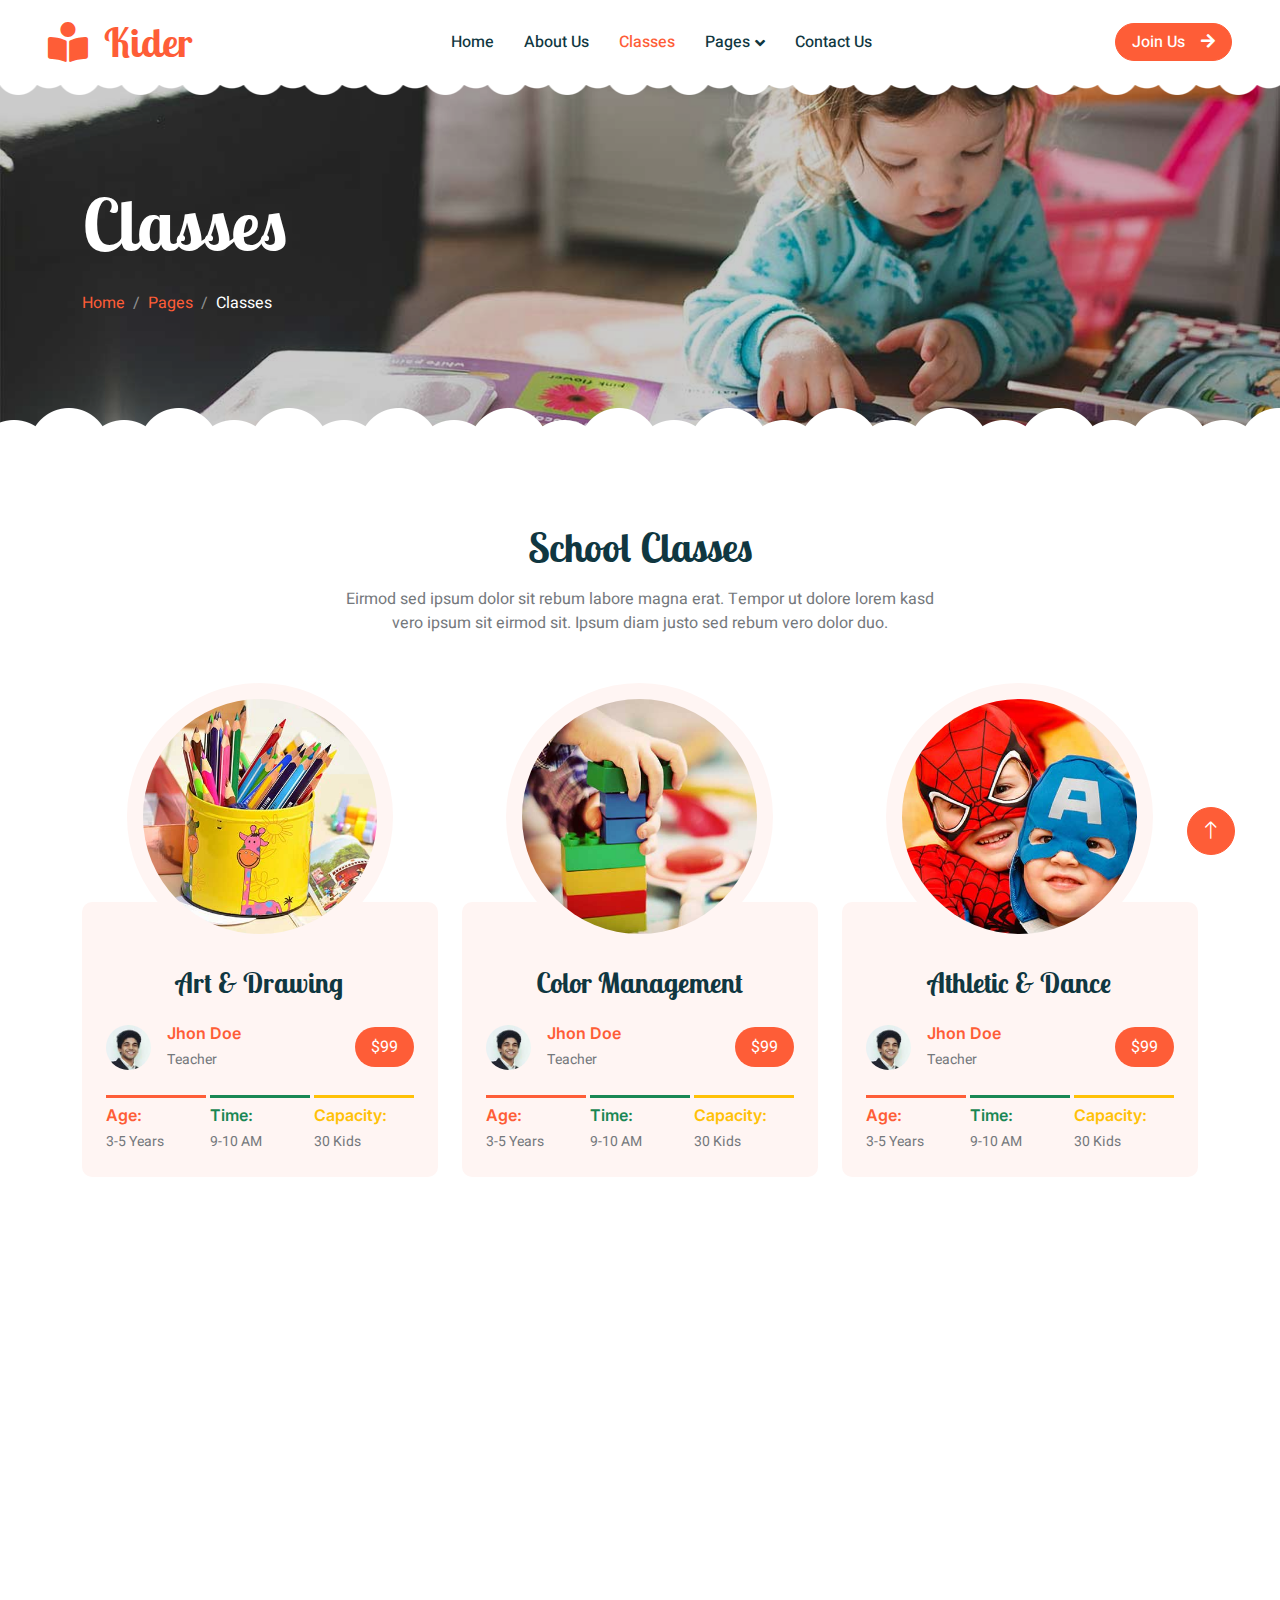
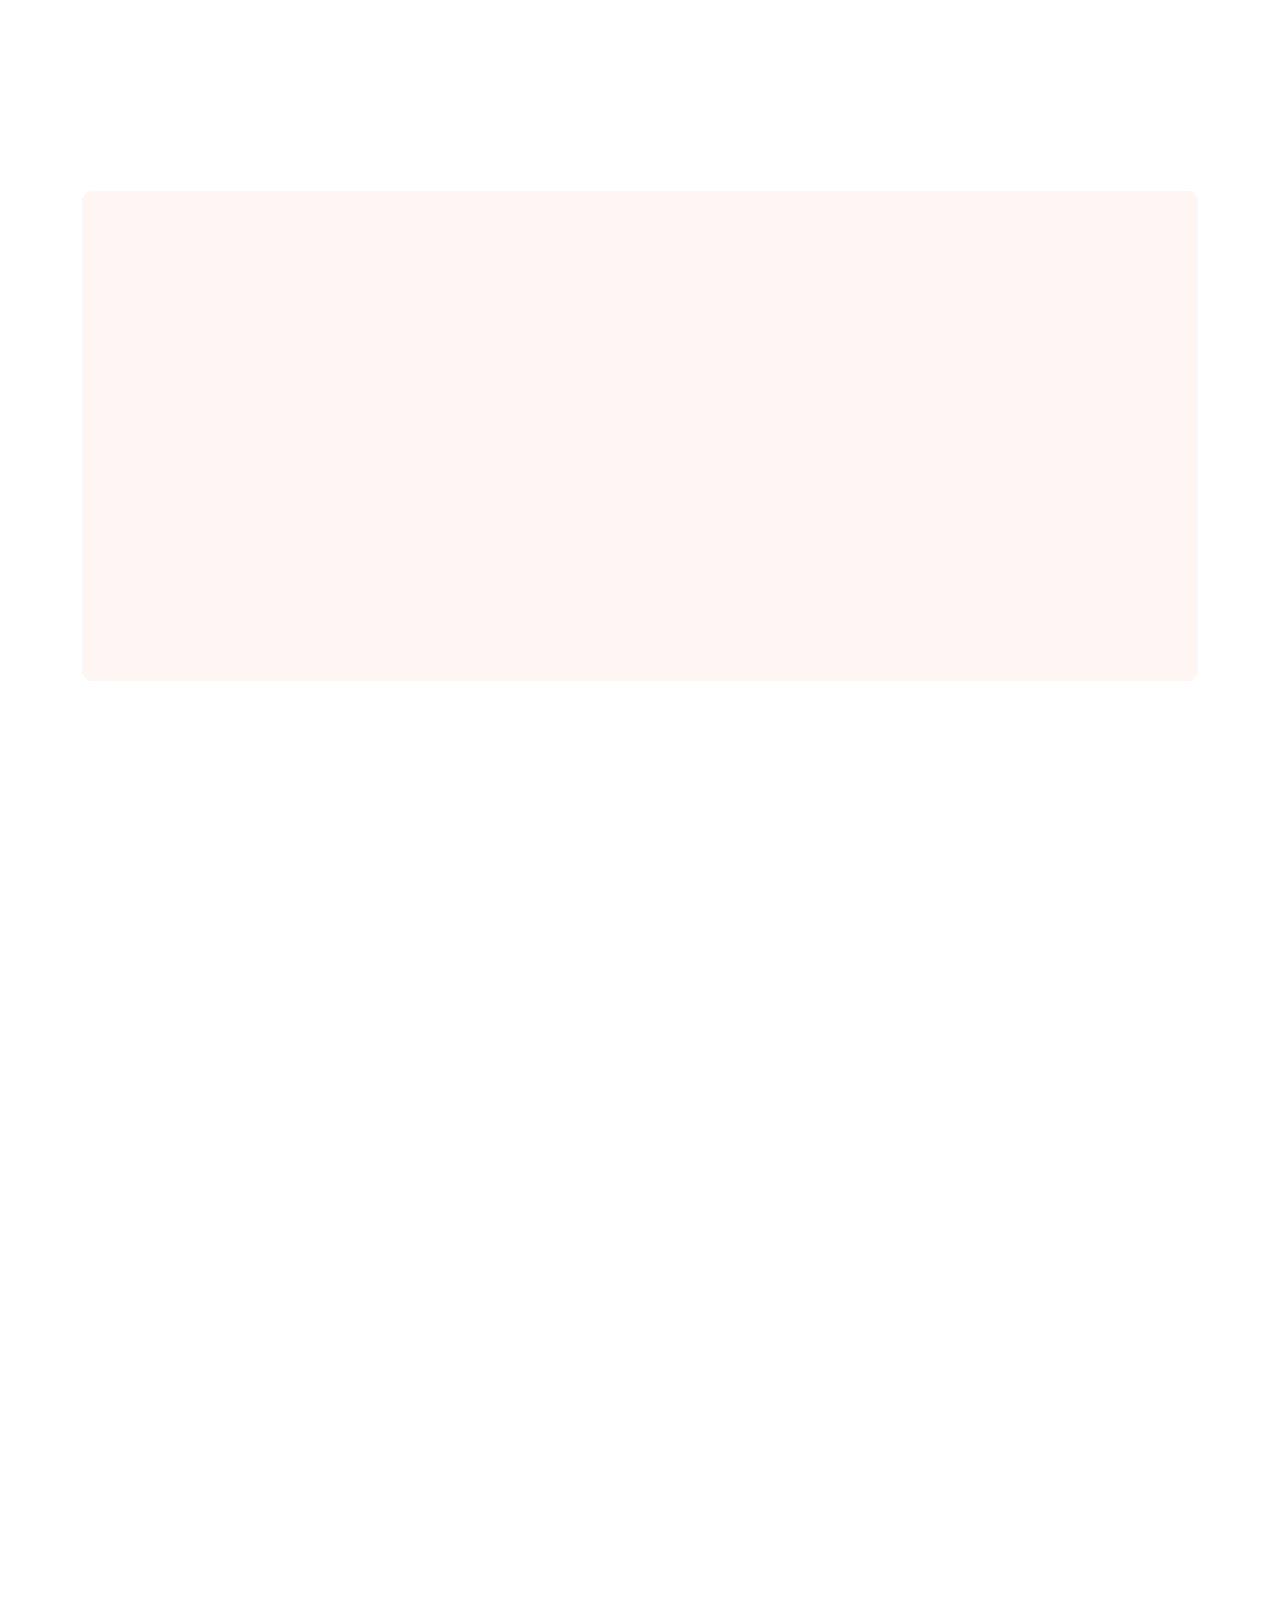
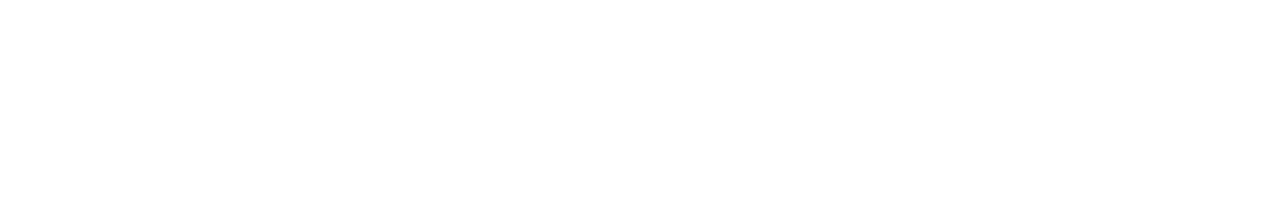
<file: preschool-website-template/classes.html>
<!DOCTYPE html>
<html lang="en">

<head>
    <meta charset="utf-8">
    <title>Kider - Preschool Website Template</title>
    <meta content="width=device-width, initial-scale=1.0" name="viewport">
    <meta content="" name="keywords">
    <meta content="" name="description">

    <!-- Favicon -->
    <link href="img/favicon.ico" rel="icon">

    <!-- Google Web Fonts -->
    <link rel="preconnect" href="https://fonts.googleapis.com">
    <link rel="preconnect" href="https://fonts.gstatic.com" crossorigin>
    <link href="https://fonts.googleapis.com/css2?family=Heebo:wght@400;500;600&family=Inter:wght@600&family=Lobster+Two:wght@700&display=swap" rel="stylesheet">
    
    <!-- Icon Font Stylesheet -->
    <link href="https://cdnjs.cloudflare.com/ajax/libs/font-awesome/5.10.0/css/all.min.css" rel="stylesheet">
    <link href="https://cdn.jsdelivr.net/npm/bootstrap-icons@1.4.1/font/bootstrap-icons.css" rel="stylesheet">

    <!-- Libraries Stylesheet -->
    <link href="lib/animate/animate.min.css" rel="stylesheet">
    <link href="lib/owlcarousel/assets/owl.carousel.min.css" rel="stylesheet">

    <!-- Customized Bootstrap Stylesheet -->
    <link href="css/bootstrap.min.css" rel="stylesheet">

    <!-- Template Stylesheet -->
    <link href="css/style.css" rel="stylesheet">
</head>

<body>
    <div class="container-xxl bg-white p-0">
        <!-- Spinner Start -->
        <div id="spinner" class="show bg-white position-fixed translate-middle w-100 vh-100 top-50 start-50 d-flex align-items-center justify-content-center">
            <div class="spinner-border text-primary" style="width: 3rem; height: 3rem;" role="status">
                <span class="sr-only">Loading...</span>
            </div>
        </div>
        <!-- Spinner End -->


        <!-- Navbar Start -->
        <nav class="navbar navbar-expand-lg bg-white navbar-light sticky-top px-4 px-lg-5 py-lg-0">
            <a href="index.html" class="navbar-brand">
                <h1 class="m-0 text-primary"><i class="fa fa-book-reader me-3"></i>Kider</h1>
            </a>
            <button type="button" class="navbar-toggler" data-bs-toggle="collapse" data-bs-target="#navbarCollapse">
                <span class="navbar-toggler-icon"></span>
            </button>
            <div class="collapse navbar-collapse" id="navbarCollapse">
                <div class="navbar-nav mx-auto">
                    <a href="index.html" class="nav-item nav-link">Home</a>
                    <a href="about.html" class="nav-item nav-link">About Us</a>
                    <a href="classes.html" class="nav-item nav-link active">Classes</a>
                    <div class="nav-item dropdown">
                        <a href="#" class="nav-link dropdown-toggle" data-bs-toggle="dropdown">Pages</a>
                        <div class="dropdown-menu rounded-0 rounded-bottom border-0 shadow-sm m-0">
                            <a href="facility.html" class="dropdown-item">School Facilities</a>
                            <a href="team.html" class="dropdown-item">Popular Teachers</a>
                            <a href="call-to-action.html" class="dropdown-item">Become A Teachers</a>
                            <a href="appointment.html" class="dropdown-item">Make Appointment</a>
                            <a href="testimonial.html" class="dropdown-item">Testimonial</a>
                            <a href="404.html" class="dropdown-item">404 Error</a>
                        </div>
                    </div>
                    <a href="contact.html" class="nav-item nav-link">Contact Us</a>
                </div>
                <a href="" class="btn btn-primary rounded-pill px-3 d-none d-lg-block">Join Us<i class="fa fa-arrow-right ms-3"></i></a>
            </div>
        </nav>
        <!-- Navbar End -->


        <!-- Page Header End -->
        <div class="container-xxl py-5 page-header position-relative mb-5">
            <div class="container py-5">
                <h1 class="display-2 text-white animated slideInDown mb-4">Classes</h1>
                <nav aria-label="breadcrumb animated slideInDown">
                    <ol class="breadcrumb">
                        <li class="breadcrumb-item"><a href="#">Home</a></li>
                        <li class="breadcrumb-item"><a href="#">Pages</a></li>
                        <li class="breadcrumb-item text-white active" aria-current="page">Classes</li>
                    </ol>
                </nav>
            </div>
        </div>
        <!-- Page Header End -->


        <!-- Classes Start -->
        <div class="container-xxl py-5">
            <div class="container">
                <div class="text-center mx-auto mb-5 wow fadeInUp" data-wow-delay="0.1s" style="max-width: 600px;">
                    <h1 class="mb-3">School Classes</h1>
                    <p>Eirmod sed ipsum dolor sit rebum labore magna erat. Tempor ut dolore lorem kasd vero ipsum sit eirmod sit. Ipsum diam justo sed rebum vero dolor duo.</p>
                </div>
                <div class="row g-4">
                    <div class="col-lg-4 col-md-6 wow fadeInUp" data-wow-delay="0.1s">
                        <div class="classes-item">
                            <div class="bg-light rounded-circle w-75 mx-auto p-3">
                                <img class="img-fluid rounded-circle" src="img/classes-1.jpg" alt="">
                            </div>
                            <div class="bg-light rounded p-4 pt-5 mt-n5">
                                <a class="d-block text-center h3 mt-3 mb-4" href="">Art & Drawing</a>
                                <div class="d-flex align-items-center justify-content-between mb-4">
                                    <div class="d-flex align-items-center">
                                        <img class="rounded-circle flex-shrink-0" src="img/user.jpg" alt="" style="width: 45px; height: 45px;">
                                        <div class="ms-3">
                                            <h6 class="text-primary mb-1">Jhon Doe</h6>
                                            <small>Teacher</small>
                                        </div>
                                    </div>
                                    <span class="bg-primary text-white rounded-pill py-2 px-3" href="">$99</span>
                                </div>
                                <div class="row g-1">
                                    <div class="col-4">
                                        <div class="border-top border-3 border-primary pt-2">
                                            <h6 class="text-primary mb-1">Age:</h6>
                                            <small>3-5 Years</small>
                                        </div>
                                    </div>
                                    <div class="col-4">
                                        <div class="border-top border-3 border-success pt-2">
                                            <h6 class="text-success mb-1">Time:</h6>
                                            <small>9-10 AM</small>
                                        </div>
                                    </div>
                                    <div class="col-4">
                                        <div class="border-top border-3 border-warning pt-2">
                                            <h6 class="text-warning mb-1">Capacity:</h6>
                                            <small>30 Kids</small>
                                        </div>
                                    </div>
                                </div>
                            </div>
                        </div>
                    </div>
                    <div class="col-lg-4 col-md-6 wow fadeInUp" data-wow-delay="0.3s">
                        <div class="classes-item">
                            <div class="bg-light rounded-circle w-75 mx-auto p-3">
                                <img class="img-fluid rounded-circle" src="img/classes-2.jpg" alt="">
                            </div>
                            <div class="bg-light rounded p-4 pt-5 mt-n5">
                                <a class="d-block text-center h3 mt-3 mb-4" href="">Color Management</a>
                                <div class="d-flex align-items-center justify-content-between mb-4">
                                    <div class="d-flex align-items-center">
                                        <img class="rounded-circle flex-shrink-0" src="img/user.jpg" alt="" style="width: 45px; height: 45px;">
                                        <div class="ms-3">
                                            <h6 class="text-primary mb-1">Jhon Doe</h6>
                                            <small>Teacher</small>
                                        </div>
                                    </div>
                                    <span class="bg-primary text-white rounded-pill py-2 px-3" href="">$99</span>
                                </div>
                                <div class="row g-1">
                                    <div class="col-4">
                                        <div class="border-top border-3 border-primary pt-2">
                                            <h6 class="text-primary mb-1">Age:</h6>
                                            <small>3-5 Years</small>
                                        </div>
                                    </div>
                                    <div class="col-4">
                                        <div class="border-top border-3 border-success pt-2">
                                            <h6 class="text-success mb-1">Time:</h6>
                                            <small>9-10 AM</small>
                                        </div>
                                    </div>
                                    <div class="col-4">
                                        <div class="border-top border-3 border-warning pt-2">
                                            <h6 class="text-warning mb-1">Capacity:</h6>
                                            <small>30 Kids</small>
                                        </div>
                                    </div>
                                </div>
                            </div>
                        </div>
                    </div>
                    <div class="col-lg-4 col-md-6 wow fadeInUp" data-wow-delay="0.5s">
                        <div class="classes-item">
                            <div class="bg-light rounded-circle w-75 mx-auto p-3">
                                <img class="img-fluid rounded-circle" src="img/classes-3.jpg" alt="">
                            </div>
                            <div class="bg-light rounded p-4 pt-5 mt-n5">
                                <a class="d-block text-center h3 mt-3 mb-4" href="">Athletic & Dance</a>
                                <div class="d-flex align-items-center justify-content-between mb-4">
                                    <div class="d-flex align-items-center">
                                        <img class="rounded-circle flex-shrink-0" src="img/user.jpg" alt="" style="width: 45px; height: 45px;">
                                        <div class="ms-3">
                                            <h6 class="text-primary mb-1">Jhon Doe</h6>
                                            <small>Teacher</small>
                                        </div>
                                    </div>
                                    <span class="bg-primary text-white rounded-pill py-2 px-3" href="">$99</span>
                                </div>
                                <div class="row g-1">
                                    <div class="col-4">
                                        <div class="border-top border-3 border-primary pt-2">
                                            <h6 class="text-primary mb-1">Age:</h6>
                                            <small>3-5 Years</small>
                                        </div>
                                    </div>
                                    <div class="col-4">
                                        <div class="border-top border-3 border-success pt-2">
                                            <h6 class="text-success mb-1">Time:</h6>
                                            <small>9-10 AM</small>
                                        </div>
                                    </div>
                                    <div class="col-4">
                                        <div class="border-top border-3 border-warning pt-2">
                                            <h6 class="text-warning mb-1">Capacity:</h6>
                                            <small>30 Kids</small>
                                        </div>
                                    </div>
                                </div>
                            </div>
                        </div>
                    </div>
                    <div class="col-lg-4 col-md-6 wow fadeInUp" data-wow-delay="0.1s">
                        <div class="classes-item">
                            <div class="bg-light rounded-circle w-75 mx-auto p-3">
                                <img class="img-fluid rounded-circle" src="img/classes-4.jpg" alt="">
                            </div>
                            <div class="bg-light rounded p-4 pt-5 mt-n5">
                                <a class="d-block text-center h3 mt-3 mb-4" href="">Language & Speaking</a>
                                <div class="d-flex align-items-center justify-content-between mb-4">
                                    <div class="d-flex align-items-center">
                                        <img class="rounded-circle flex-shrink-0" src="img/user.jpg" alt="" style="width: 45px; height: 45px;">
                                        <div class="ms-3">
                                            <h6 class="text-primary mb-1">Jhon Doe</h6>
                                            <small>Teacher</small>
                                        </div>
                                    </div>
                                    <span class="bg-primary text-white rounded-pill py-2 px-3" href="">$99</span>
                                </div>
                                <div class="row g-1">
                                    <div class="col-4">
                                        <div class="border-top border-3 border-primary pt-2">
                                            <h6 class="text-primary mb-1">Age:</h6>
                                            <small>3-5 Years</small>
                                        </div>
                                    </div>
                                    <div class="col-4">
                                        <div class="border-top border-3 border-success pt-2">
                                            <h6 class="text-success mb-1">Time:</h6>
                                            <small>9-10 AM</small>
                                        </div>
                                    </div>
                                    <div class="col-4">
                                        <div class="border-top border-3 border-warning pt-2">
                                            <h6 class="text-warning mb-1">Capacity:</h6>
                                            <small>30 Kids</small>
                                        </div>
                                    </div>
                                </div>
                            </div>
                        </div>
                    </div>
                    <div class="col-lg-4 col-md-6 wow fadeInUp" data-wow-delay="0.3s">
                        <div class="classes-item">
                            <div class="bg-light rounded-circle w-75 mx-auto p-3">
                                <img class="img-fluid rounded-circle" src="img/classes-5.jpg" alt="">
                            </div>
                            <div class="bg-light rounded p-4 pt-5 mt-n5">
                                <a class="d-block text-center h3 mt-3 mb-4" href="">Religion & History</a>
                                <div class="d-flex align-items-center justify-content-between mb-4">
                                    <div class="d-flex align-items-center">
                                        <img class="rounded-circle flex-shrink-0" src="img/user.jpg" alt="" style="width: 45px; height: 45px;">
                                        <div class="ms-3">
                                            <h6 class="text-primary mb-1">Jhon Doe</h6>
                                            <small>Teacher</small>
                                        </div>
                                    </div>
                                    <span class="bg-primary text-white rounded-pill py-2 px-3" href="">$99</span>
                                </div>
                                <div class="row g-1">
                                    <div class="col-4">
                                        <div class="border-top border-3 border-primary pt-2">
                                            <h6 class="text-primary mb-1">Age:</h6>
                                            <small>3-5 Years</small>
                                        </div>
                                    </div>
                                    <div class="col-4">
                                        <div class="border-top border-3 border-success pt-2">
                                            <h6 class="text-success mb-1">Time:</h6>
                                            <small>9-10 AM</small>
                                        </div>
                                    </div>
                                    <div class="col-4">
                                        <div class="border-top border-3 border-warning pt-2">
                                            <h6 class="text-warning mb-1">Capacity:</h6>
                                            <small>30 Kids</small>
                                        </div>
                                    </div>
                                </div>
                            </div>
                        </div>
                    </div>
                    <div class="col-lg-4 col-md-6 wow fadeInUp" data-wow-delay="0.5s">
                        <div class="classes-item">
                            <div class="bg-light rounded-circle w-75 mx-auto p-3">
                                <img class="img-fluid rounded-circle" src="img/classes-6.jpg" alt="">
                            </div>
                            <div class="bg-light rounded p-4 pt-5 mt-n5">
                                <a class="d-block text-center h3 mt-3 mb-4" href="">General Knowledge</a>
                                <div class="d-flex align-items-center justify-content-between mb-4">
                                    <div class="d-flex align-items-center">
                                        <img class="rounded-circle flex-shrink-0" src="img/user.jpg" alt="" style="width: 45px; height: 45px;">
                                        <div class="ms-3">
                                            <h6 class="text-primary mb-1">Jhon Doe</h6>
                                            <small>Teacher</small>
                                        </div>
                                    </div>
                                    <span class="bg-primary text-white rounded-pill py-2 px-3" href="">$99</span>
                                </div>
                                <div class="row g-1">
                                    <div class="col-4">
                                        <div class="border-top border-3 border-primary pt-2">
                                            <h6 class="text-primary mb-1">Age:</h6>
                                            <small>3-5 Years</small>
                                        </div>
                                    </div>
                                    <div class="col-4">
                                        <div class="border-top border-3 border-success pt-2">
                                            <h6 class="text-success mb-1">Time:</h6>
                                            <small>9-10 AM</small>
                                        </div>
                                    </div>
                                    <div class="col-4">
                                        <div class="border-top border-3 border-warning pt-2">
                                            <h6 class="text-warning mb-1">Capacity:</h6>
                                            <small>30 Kids</small>
                                        </div>
                                    </div>
                                </div>
                            </div>
                        </div>
                    </div>
                </div>
            </div>
        </div>
        <!-- Classes End -->


        <!-- Appointment Start -->
        <div class="container-xxl py-5">
            <div class="container">
                <div class="bg-light rounded">
                    <div class="row g-0">
                        <div class="col-lg-6 wow fadeIn" data-wow-delay="0.1s">
                            <div class="h-100 d-flex flex-column justify-content-center p-5">
                                <h1 class="mb-4">Make Appointment</h1>
                                <form>
                                    <div class="row g-3">
                                        <div class="col-sm-6">
                                            <div class="form-floating">
                                                <input type="text" class="form-control border-0" id="gname" placeholder="Gurdian Name">
                                                <label for="gname">Gurdian Name</label>
                                            </div>
                                        </div>
                                        <div class="col-sm-6">
                                            <div class="form-floating">
                                                <input type="email" class="form-control border-0" id="gmail" placeholder="Gurdian Email">
                                                <label for="gmail">Gurdian Email</label>
                                            </div>
                                        </div>
                                        <div class="col-sm-6">
                                            <div class="form-floating">
                                                <input type="text" class="form-control border-0" id="cname" placeholder="Child Name">
                                                <label for="cname">Child Name</label>
                                            </div>
                                        </div>
                                        <div class="col-sm-6">
                                            <div class="form-floating">
                                                <input type="text" class="form-control border-0" id="cage" placeholder="Child Age">
                                                <label for="cage">Child Age</label>
                                            </div>
                                        </div>
                                        <div class="col-12">
                                            <div class="form-floating">
                                                <textarea class="form-control border-0" placeholder="Leave a message here" id="message" style="height: 100px"></textarea>
                                                <label for="message">Message</label>
                                            </div>
                                        </div>
                                        <div class="col-12">
                                            <button class="btn btn-primary w-100 py-3" type="submit">Submit</button>
                                        </div>
                                    </div>
                                </form>
                            </div>
                        </div>
                        <div class="col-lg-6 wow fadeIn" data-wow-delay="0.5s" style="min-height: 400px;">
                            <div class="position-relative h-100">
                                <img class="position-absolute w-100 h-100 rounded" src="img/appointment.jpg" style="object-fit: cover;">
                            </div>
                        </div>
                    </div>
                </div>
            </div>
        </div>
        <!-- Appointment End -->


        <!-- Testimonial Start -->
        <div class="container-xxl py-5">
            <div class="container">
                <div class="text-center mx-auto mb-5 wow fadeInUp" data-wow-delay="0.1s" style="max-width: 600px;">
                    <h1 class="mb-3">Our Clients Say!</h1>
                    <p>Eirmod sed ipsum dolor sit rebum labore magna erat. Tempor ut dolore lorem kasd vero ipsum sit eirmod sit. Ipsum diam justo sed rebum vero dolor duo.</p>
                </div>
                <div class="owl-carousel testimonial-carousel wow fadeInUp" data-wow-delay="0.1s">
                    <div class="testimonial-item bg-light rounded p-5">
                        <p class="fs-5">Tempor stet labore dolor clita stet diam amet ipsum dolor duo ipsum rebum stet dolor amet diam stet. Est stet ea lorem amet est kasd kasd erat eos</p>
                        <div class="d-flex align-items-center bg-white me-n5" style="border-radius: 50px 0 0 50px;">
                            <img class="img-fluid flex-shrink-0 rounded-circle" src="img/testimonial-1.jpg" style="width: 90px; height: 90px;">
                            <div class="ps-3">
                                <h3 class="mb-1">Client Name</h3>
                                <span>Profession</span>
                            </div>
                            <i class="fa fa-quote-right fa-3x text-primary ms-auto d-none d-sm-flex"></i>
                        </div>
                    </div>
                    <div class="testimonial-item bg-light rounded p-5">
                        <p class="fs-5">Tempor stet labore dolor clita stet diam amet ipsum dolor duo ipsum rebum stet dolor amet diam stet. Est stet ea lorem amet est kasd kasd erat eos</p>
                        <div class="d-flex align-items-center bg-white me-n5" style="border-radius: 50px 0 0 50px;">
                            <img class="img-fluid flex-shrink-0 rounded-circle" src="img/testimonial-2.jpg" style="width: 90px; height: 90px;">
                            <div class="ps-3">
                                <h3 class="mb-1">Client Name</h3>
                                <span>Profession</span>
                            </div>
                            <i class="fa fa-quote-right fa-3x text-primary ms-auto d-none d-sm-flex"></i>
                        </div>
                    </div>
                    <div class="testimonial-item bg-light rounded p-5">
                        <p class="fs-5">Tempor stet labore dolor clita stet diam amet ipsum dolor duo ipsum rebum stet dolor amet diam stet. Est stet ea lorem amet est kasd kasd erat eos</p>
                        <div class="d-flex align-items-center bg-white me-n5" style="border-radius: 50px 0 0 50px;">
                            <img class="img-fluid flex-shrink-0 rounded-circle" src="img/testimonial-3.jpg" style="width: 90px; height: 90px;">
                            <div class="ps-3">
                                <h3 class="mb-1">Client Name</h3>
                                <span>Profession</span>
                            </div>
                            <i class="fa fa-quote-right fa-3x text-primary ms-auto d-none d-sm-flex"></i>
                        </div>
                    </div>
                </div>
            </div>
        </div>
        <!-- Testimonial End -->


        <!-- Footer Start -->
        <div class="container-fluid bg-dark text-white-50 footer pt-5 mt-5 wow fadeIn" data-wow-delay="0.1s">
            <div class="container py-5">
                <div class="row g-5">
                    <div class="col-lg-3 col-md-6">
                        <h3 class="text-white mb-4">Get In Touch</h3>
                        <p class="mb-2"><i class="fa fa-map-marker-alt me-3"></i>123 Street, New York, USA</p>
                        <p class="mb-2"><i class="fa fa-phone-alt me-3"></i>+012 345 67890</p>
                        <p class="mb-2"><i class="fa fa-envelope me-3"></i>info@example.com</p>
                        <div class="d-flex pt-2">
                            <a class="btn btn-outline-light btn-social" href=""><i class="fab fa-twitter"></i></a>
                            <a class="btn btn-outline-light btn-social" href=""><i class="fab fa-facebook-f"></i></a>
                            <a class="btn btn-outline-light btn-social" href=""><i class="fab fa-youtube"></i></a>
                            <a class="btn btn-outline-light btn-social" href=""><i class="fab fa-linkedin-in"></i></a>
                        </div>
                    </div>
                    <div class="col-lg-3 col-md-6">
                        <h3 class="text-white mb-4">Quick Links</h3>
                        <a class="btn btn-link text-white-50" href="">About Us</a>
                        <a class="btn btn-link text-white-50" href="">Contact Us</a>
                        <a class="btn btn-link text-white-50" href="">Our Services</a>
                        <a class="btn btn-link text-white-50" href="">Privacy Policy</a>
                        <a class="btn btn-link text-white-50" href="">Terms & Condition</a>
                    </div>
                    <div class="col-lg-3 col-md-6">
                        <h3 class="text-white mb-4">Photo Gallery</h3>
                        <div class="row g-2 pt-2">
                            <div class="col-4">
                                <img class="img-fluid rounded bg-light p-1" src="img/classes-1.jpg" alt="">
                            </div>
                            <div class="col-4">
                                <img class="img-fluid rounded bg-light p-1" src="img/classes-2.jpg" alt="">
                            </div>
                            <div class="col-4">
                                <img class="img-fluid rounded bg-light p-1" src="img/classes-3.jpg" alt="">
                            </div>
                            <div class="col-4">
                                <img class="img-fluid rounded bg-light p-1" src="img/classes-4.jpg" alt="">
                            </div>
                            <div class="col-4">
                                <img class="img-fluid rounded bg-light p-1" src="img/classes-5.jpg" alt="">
                            </div>
                            <div class="col-4">
                                <img class="img-fluid rounded bg-light p-1" src="img/classes-6.jpg" alt="">
                            </div>
                        </div>
                    </div>
                    <div class="col-lg-3 col-md-6">
                        <h3 class="text-white mb-4">Newsletter</h3>
                        <p>Dolor amet sit justo amet elitr clita ipsum elitr est.</p>
                        <div class="position-relative mx-auto" style="max-width: 400px;">
                            <input class="form-control bg-transparent w-100 py-3 ps-4 pe-5" type="text" placeholder="Your email">
                            <button type="button" class="btn btn-primary py-2 position-absolute top-0 end-0 mt-2 me-2">SignUp</button>
                        </div>
                    </div>
                </div>
            </div>
            <div class="container">
                <div class="copyright">
                    <div class="row">
                        <div class="col-md-6 text-center text-md-start mb-3 mb-md-0">
                            &copy; <a class="border-bottom" href="#">Your Site Name</a>, All Right Reserved. 
							
							<!--/*** This template is free as long as you keep the footer author’s credit link/attribution link/backlink. If you'd like to use the template without the footer author’s credit link/attribution link/backlink, you can purchase the Credit Removal License from "https://htmlcodex.com/credit-removal". Thank you for your support. ***/-->
							Designed By <a class="border-bottom" href="https://htmlcodex.com">HTML Codex</a>
                        </div>
                        <div class="col-md-6 text-center text-md-end">
                            <div class="footer-menu">
                                <a href="">Home</a>
                                <a href="">Cookies</a>
                                <a href="">Help</a>
                                <a href="">FQAs</a>
                            </div>
                        </div>
                    </div>
                </div>
            </div>
        </div>
        <!-- Footer End -->


        <!-- Back to Top -->
        <a href="#" class="btn btn-lg btn-primary btn-lg-square back-to-top"><i class="bi bi-arrow-up"></i></a>
    </div>

    <!-- JavaScript Libraries -->
    <script src="https://code.jquery.com/jquery-3.4.1.min.js"></script>
    <script src="https://cdn.jsdelivr.net/npm/bootstrap@5.0.0/dist/js/bootstrap.bundle.min.js"></script>
    <script src="lib/wow/wow.min.js"></script>
    <script src="lib/easing/easing.min.js"></script>
    <script src="lib/waypoints/waypoints.min.js"></script>
    <script src="lib/owlcarousel/owl.carousel.min.js"></script>

    <!-- Template Javascript -->
    <script src="js/main.js"></script>
</body>

</html>
</file>
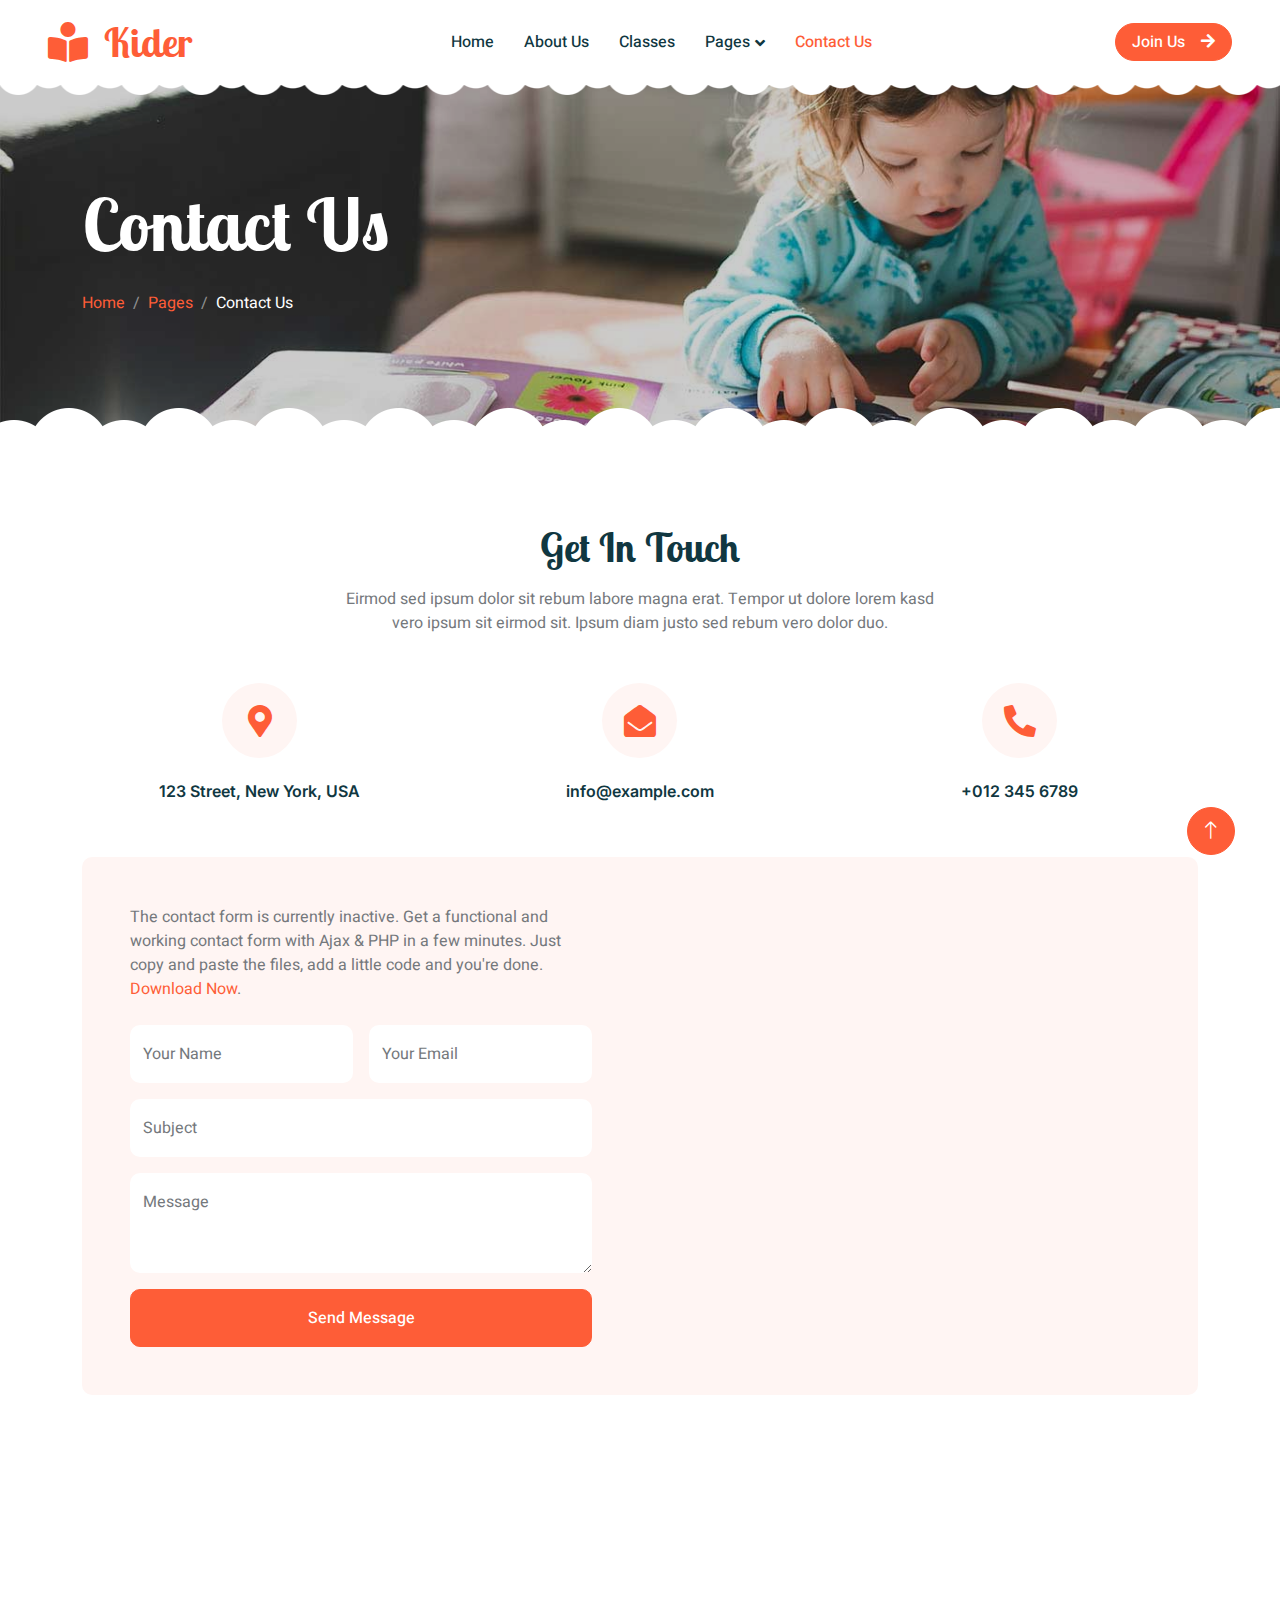
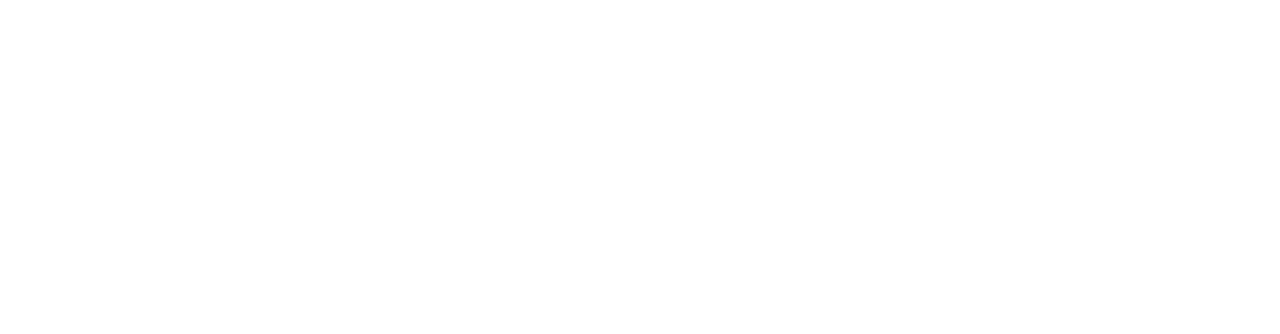
<file: preschool-website-template/contact.html>
<!DOCTYPE html>
<html lang="en">

<head>
    <meta charset="utf-8">
    <title>Kider - Preschool Website Template</title>
    <meta content="width=device-width, initial-scale=1.0" name="viewport">
    <meta content="" name="keywords">
    <meta content="" name="description">

    <!-- Favicon -->
    <link href="img/favicon.ico" rel="icon">

    <!-- Google Web Fonts -->
    <link rel="preconnect" href="https://fonts.googleapis.com">
    <link rel="preconnect" href="https://fonts.gstatic.com" crossorigin>
    <link href="https://fonts.googleapis.com/css2?family=Heebo:wght@400;500;600&family=Inter:wght@600&family=Lobster+Two:wght@700&display=swap" rel="stylesheet">
    
    <!-- Icon Font Stylesheet -->
    <link href="https://cdnjs.cloudflare.com/ajax/libs/font-awesome/5.10.0/css/all.min.css" rel="stylesheet">
    <link href="https://cdn.jsdelivr.net/npm/bootstrap-icons@1.4.1/font/bootstrap-icons.css" rel="stylesheet">

    <!-- Libraries Stylesheet -->
    <link href="lib/animate/animate.min.css" rel="stylesheet">
    <link href="lib/owlcarousel/assets/owl.carousel.min.css" rel="stylesheet">

    <!-- Customized Bootstrap Stylesheet -->
    <link href="css/bootstrap.min.css" rel="stylesheet">

    <!-- Template Stylesheet -->
    <link href="css/style.css" rel="stylesheet">
</head>

<body>
    <div class="container-xxl bg-white p-0">
        <!-- Spinner Start -->
        <div id="spinner" class="show bg-white position-fixed translate-middle w-100 vh-100 top-50 start-50 d-flex align-items-center justify-content-center">
            <div class="spinner-border text-primary" style="width: 3rem; height: 3rem;" role="status">
                <span class="sr-only">Loading...</span>
            </div>
        </div>
        <!-- Spinner End -->


        <!-- Navbar Start -->
        <nav class="navbar navbar-expand-lg bg-white navbar-light sticky-top px-4 px-lg-5 py-lg-0">
            <a href="index.html" class="navbar-brand">
                <h1 class="m-0 text-primary"><i class="fa fa-book-reader me-3"></i>Kider</h1>
            </a>
            <button type="button" class="navbar-toggler" data-bs-toggle="collapse" data-bs-target="#navbarCollapse">
                <span class="navbar-toggler-icon"></span>
            </button>
            <div class="collapse navbar-collapse" id="navbarCollapse">
                <div class="navbar-nav mx-auto">
                    <a href="index.html" class="nav-item nav-link">Home</a>
                    <a href="about.html" class="nav-item nav-link">About Us</a>
                    <a href="classes.html" class="nav-item nav-link">Classes</a>
                    <div class="nav-item dropdown">
                        <a href="#" class="nav-link dropdown-toggle" data-bs-toggle="dropdown">Pages</a>
                        <div class="dropdown-menu rounded-0 rounded-bottom border-0 m-0">
                            <a href="facility.html" class="dropdown-item">School Facilities</a>
                            <a href="team.html" class="dropdown-item">Popular Teachers</a>
                            <a href="call-to-action.html" class="dropdown-item">Become A Teachers</a>
                            <a href="appointment.html" class="dropdown-item">Make Appointment</a>
                            <a href="testimonial.html" class="dropdown-item">Testimonial</a>
                            <a href="404.html" class="dropdown-item">404 Error</a>
                        </div>
                    </div>
                    <a href="contact.html" class="nav-item nav-link active">Contact Us</a>
                </div>
                <a href="" class="btn btn-primary rounded-pill px-3 d-none d-lg-block">Join Us<i class="fa fa-arrow-right ms-3"></i></a>
            </div>
        </nav>
        <!-- Navbar End -->


        <!-- Page Header End -->
        <div class="container-xxl py-5 page-header position-relative mb-5">
            <div class="container py-5">
                <h1 class="display-2 text-white animated slideInDown mb-4">Contact Us</h1>
                <nav aria-label="breadcrumb animated slideInDown">
                    <ol class="breadcrumb">
                        <li class="breadcrumb-item"><a href="#">Home</a></li>
                        <li class="breadcrumb-item"><a href="#">Pages</a></li>
                        <li class="breadcrumb-item text-white active" aria-current="page">Contact Us</li>
                    </ol>
                </nav>
            </div>
        </div>
        <!-- Page Header End -->


        <!-- Contact Start -->
        <div class="container-xxl py-5">
            <div class="container">
                <div class="text-center mx-auto mb-5 wow fadeInUp" data-wow-delay="0.1s" style="max-width: 600px;">
                    <h1 class="mb-3">Get In Touch</h1>
                    <p>Eirmod sed ipsum dolor sit rebum labore magna erat. Tempor ut dolore lorem kasd vero ipsum sit
                        eirmod sit. Ipsum diam justo sed rebum vero dolor duo.</p>
                </div>
                <div class="row g-4 mb-5">
                    <div class="col-md-6 col-lg-4 text-center wow fadeInUp" data-wow-delay="0.1s">
                        <div class="bg-light rounded-circle d-inline-flex align-items-center justify-content-center mb-4" style="width: 75px; height: 75px;">
                            <i class="fa fa-map-marker-alt fa-2x text-primary"></i>
                        </div>
                        <h6>123 Street, New York, USA</h6>
                    </div>
                    <div class="col-md-6 col-lg-4 text-center wow fadeInUp" data-wow-delay="0.3s">
                        <div class="bg-light rounded-circle d-inline-flex align-items-center justify-content-center mb-4" style="width: 75px; height: 75px;">
                            <i class="fa fa-envelope-open fa-2x text-primary"></i>
                        </div>
                        <h6>info@example.com</h6>
                    </div>
                    <div class="col-md-6 col-lg-4 text-center wow fadeInUp" data-wow-delay="0.5s">
                        <div class="bg-light rounded-circle d-inline-flex align-items-center justify-content-center mb-4" style="width: 75px; height: 75px;">
                            <i class="fa fa-phone-alt fa-2x text-primary"></i>
                        </div>
                        <h6>+012 345 6789</h6>
                    </div>
                </div>
                <div class="bg-light rounded">
                    <div class="row g-0">
                        <div class="col-lg-6 wow fadeIn" data-wow-delay="0.1s">
                            <div class="h-100 d-flex flex-column justify-content-center p-5">
                                <p class="mb-4">The contact form is currently inactive. Get a functional and working contact form with Ajax & PHP in a few minutes. Just copy and paste the files, add a little code and you're done. <a href="https://htmlcodex.com/contact-form">Download Now</a>.</p>
                                <form>
                                    <div class="row g-3">
                                        <div class="col-sm-6">
                                            <div class="form-floating">
                                                <input type="text" class="form-control border-0" id="name" placeholder="Your Name">
                                                <label for="name">Your Name</label>
                                            </div>
                                        </div>
                                        <div class="col-sm-6">
                                            <div class="form-floating">
                                                <input type="email" class="form-control border-0" id="email" placeholder="Your Email">
                                                <label for="email">Your Email</label>
                                            </div>
                                        </div>
                                        <div class="col-12">
                                            <div class="form-floating">
                                                <input type="text" class="form-control border-0" id="subject" placeholder="Subject">
                                                <label for="subject">Subject</label>
                                            </div>
                                        </div>
                                        <div class="col-12">
                                            <div class="form-floating">
                                                <textarea class="form-control border-0" placeholder="Leave a message here" id="message" style="height: 100px"></textarea>
                                                <label for="message">Message</label>
                                            </div>
                                        </div>
                                        <div class="col-12">
                                            <button class="btn btn-primary w-100 py-3" type="submit">Send Message</button>
                                        </div>
                                    </div>
                                </form>
                            </div>
                        </div>
                        <div class="col-lg-6 wow fadeIn" data-wow-delay="0.5s" style="min-height: 400px;">
                            <div class="position-relative h-100">
                                <iframe class="position-relative rounded w-100 h-100"
                                src="https://www.google.com/maps/embed?pb=!1m18!1m12!1m3!1d3001156.4288297426!2d-78.01371936852176!3d42.72876761954724!2m3!1f0!2f0!3f0!3m2!1i1024!2i768!4f13.1!3m3!1m2!1s0x4ccc4bf0f123a5a9%3A0xddcfc6c1de189567!2sNew%20York%2C%20USA!5e0!3m2!1sen!2sbd!4v1603794290143!5m2!1sen!2sbd"
                                frameborder="0" style="min-height: 400px; border:0;" allowfullscreen="" aria-hidden="false"
                                tabindex="0"></iframe>
                            </div>
                        </div>
                    </div>
                </div>
            </div>
        </div>
        <!-- Contact End -->


        <!-- Footer Start -->
        <div class="container-fluid bg-dark text-white-50 footer pt-5 mt-5 wow fadeIn" data-wow-delay="0.1s">
            <div class="container py-5">
                <div class="row g-5">
                    <div class="col-lg-3 col-md-6">
                        <h3 class="text-white mb-4">Get In Touch</h3>
                        <p class="mb-2"><i class="fa fa-map-marker-alt me-3"></i>123 Street, New York, USA</p>
                        <p class="mb-2"><i class="fa fa-phone-alt me-3"></i>+012 345 67890</p>
                        <p class="mb-2"><i class="fa fa-envelope me-3"></i>info@example.com</p>
                        <div class="d-flex pt-2">
                            <a class="btn btn-outline-light btn-social" href=""><i class="fab fa-twitter"></i></a>
                            <a class="btn btn-outline-light btn-social" href=""><i class="fab fa-facebook-f"></i></a>
                            <a class="btn btn-outline-light btn-social" href=""><i class="fab fa-youtube"></i></a>
                            <a class="btn btn-outline-light btn-social" href=""><i class="fab fa-linkedin-in"></i></a>
                        </div>
                    </div>
                    <div class="col-lg-3 col-md-6">
                        <h3 class="text-white mb-4">Quick Links</h3>
                        <a class="btn btn-link text-white-50" href="">About Us</a>
                        <a class="btn btn-link text-white-50" href="">Contact Us</a>
                        <a class="btn btn-link text-white-50" href="">Our Services</a>
                        <a class="btn btn-link text-white-50" href="">Privacy Policy</a>
                        <a class="btn btn-link text-white-50" href="">Terms & Condition</a>
                    </div>
                    <div class="col-lg-3 col-md-6">
                        <h3 class="text-white mb-4">Photo Gallery</h3>
                        <div class="row g-2 pt-2">
                            <div class="col-4">
                                <img class="img-fluid rounded bg-light p-1" src="img/classes-1.jpg" alt="">
                            </div>
                            <div class="col-4">
                                <img class="img-fluid rounded bg-light p-1" src="img/classes-2.jpg" alt="">
                            </div>
                            <div class="col-4">
                                <img class="img-fluid rounded bg-light p-1" src="img/classes-3.jpg" alt="">
                            </div>
                            <div class="col-4">
                                <img class="img-fluid rounded bg-light p-1" src="img/classes-4.jpg" alt="">
                            </div>
                            <div class="col-4">
                                <img class="img-fluid rounded bg-light p-1" src="img/classes-5.jpg" alt="">
                            </div>
                            <div class="col-4">
                                <img class="img-fluid rounded bg-light p-1" src="img/classes-6.jpg" alt="">
                            </div>
                        </div>
                    </div>
                    <div class="col-lg-3 col-md-6">
                        <h3 class="text-white mb-4">Newsletter</h3>
                        <p>Dolor amet sit justo amet elitr clita ipsum elitr est.</p>
                        <div class="position-relative mx-auto" style="max-width: 400px;">
                            <input class="form-control bg-transparent w-100 py-3 ps-4 pe-5" type="text" placeholder="Your email">
                            <button type="button" class="btn btn-primary py-2 position-absolute top-0 end-0 mt-2 me-2">SignUp</button>
                        </div>
                    </div>
                </div>
            </div>
            <div class="container">
                <div class="copyright">
                    <div class="row">
                        <div class="col-md-6 text-center text-md-start mb-3 mb-md-0">
                            &copy; <a class="border-bottom" href="#">Your Site Name</a>, All Right Reserved. 
							
							<!--/*** This template is free as long as you keep the footer author’s credit link/attribution link/backlink. If you'd like to use the template without the footer author’s credit link/attribution link/backlink, you can purchase the Credit Removal License from "https://htmlcodex.com/credit-removal". Thank you for your support. ***/-->
							Designed By <a class="border-bottom" href="https://htmlcodex.com">HTML Codex</a>
                        </div>
                        <div class="col-md-6 text-center text-md-end">
                            <div class="footer-menu">
                                <a href="">Home</a>
                                <a href="">Cookies</a>
                                <a href="">Help</a>
                                <a href="">FQAs</a>
                            </div>
                        </div>
                    </div>
                </div>
            </div>
        </div>
        <!-- Footer End -->


        <!-- Back to Top -->
        <a href="#" class="btn btn-lg btn-primary btn-lg-square back-to-top"><i class="bi bi-arrow-up"></i></a>
    </div>

    <!-- JavaScript Libraries -->
    <script src="https://code.jquery.com/jquery-3.4.1.min.js"></script>
    <script src="https://cdn.jsdelivr.net/npm/bootstrap@5.0.0/dist/js/bootstrap.bundle.min.js"></script>
    <script src="lib/wow/wow.min.js"></script>
    <script src="lib/easing/easing.min.js"></script>
    <script src="lib/waypoints/waypoints.min.js"></script>
    <script src="lib/owlcarousel/owl.carousel.min.js"></script>

    <!-- Template Javascript -->
    <script src="js/main.js"></script>
</body>

</html>
</file>
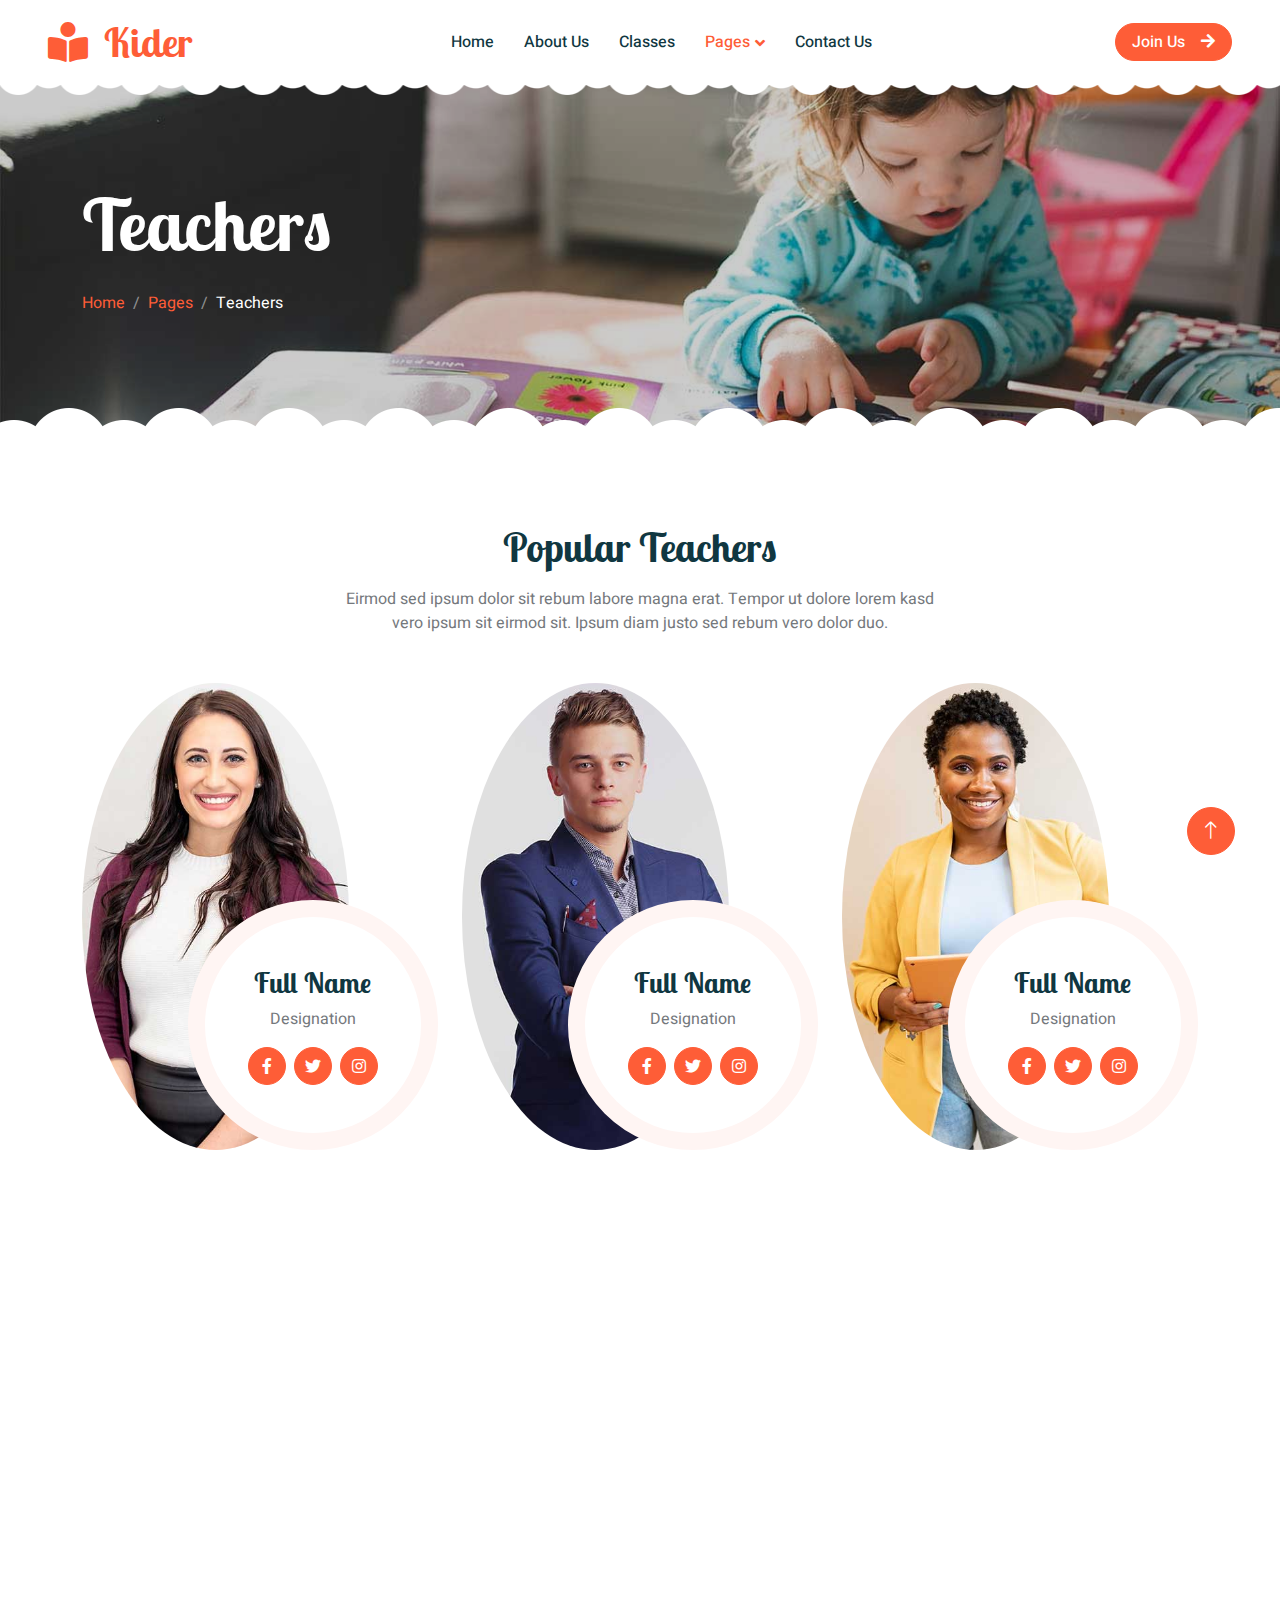
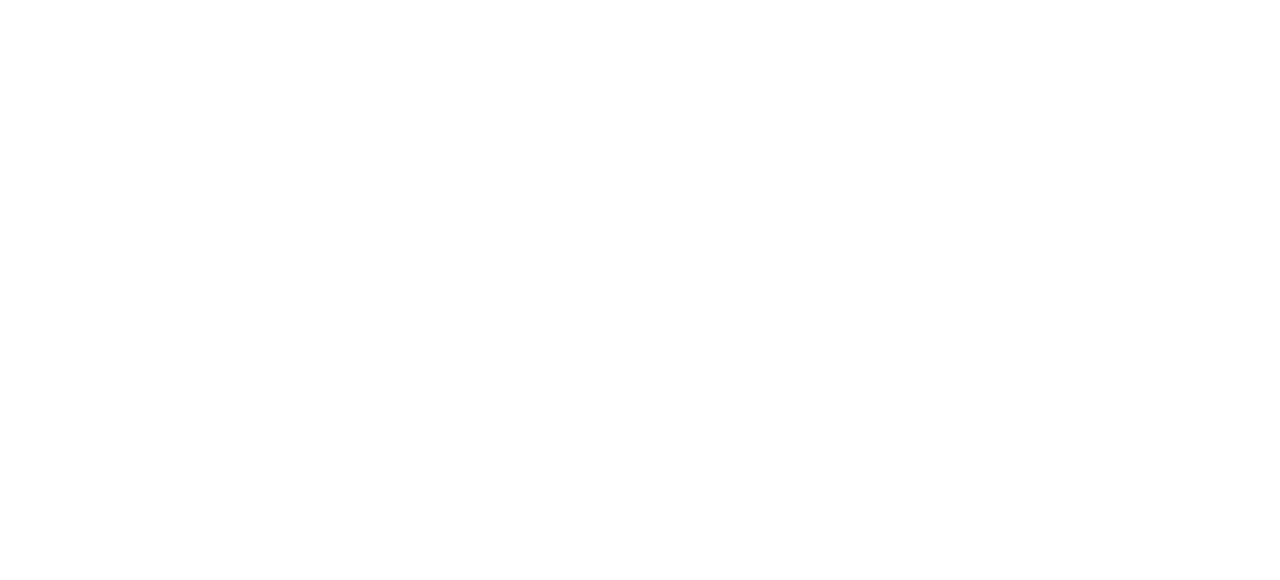
<file: preschool-website-template/team.html>
<!DOCTYPE html>
<html lang="en">

<head>
    <meta charset="utf-8">
    <title>Kider - Preschool Website Template</title>
    <meta content="width=device-width, initial-scale=1.0" name="viewport">
    <meta content="" name="keywords">
    <meta content="" name="description">

    <!-- Favicon -->
    <link href="img/favicon.ico" rel="icon">

    <!-- Google Web Fonts -->
    <link rel="preconnect" href="https://fonts.googleapis.com">
    <link rel="preconnect" href="https://fonts.gstatic.com" crossorigin>
    <link href="https://fonts.googleapis.com/css2?family=Heebo:wght@400;500;600&family=Inter:wght@600&family=Lobster+Two:wght@700&display=swap" rel="stylesheet">
    
    <!-- Icon Font Stylesheet -->
    <link href="https://cdnjs.cloudflare.com/ajax/libs/font-awesome/5.10.0/css/all.min.css" rel="stylesheet">
    <link href="https://cdn.jsdelivr.net/npm/bootstrap-icons@1.4.1/font/bootstrap-icons.css" rel="stylesheet">

    <!-- Libraries Stylesheet -->
    <link href="lib/animate/animate.min.css" rel="stylesheet">
    <link href="lib/owlcarousel/assets/owl.carousel.min.css" rel="stylesheet">

    <!-- Customized Bootstrap Stylesheet -->
    <link href="css/bootstrap.min.css" rel="stylesheet">

    <!-- Template Stylesheet -->
    <link href="css/style.css" rel="stylesheet">
</head>

<body>
    <div class="container-xxl bg-white p-0">
        <!-- Spinner Start -->
        <div id="spinner" class="show bg-white position-fixed translate-middle w-100 vh-100 top-50 start-50 d-flex align-items-center justify-content-center">
            <div class="spinner-border text-primary" style="width: 3rem; height: 3rem;" role="status">
                <span class="sr-only">Loading...</span>
            </div>
        </div>
        <!-- Spinner End -->


        <!-- Navbar Start -->
        <nav class="navbar navbar-expand-lg bg-white navbar-light sticky-top px-4 px-lg-5 py-lg-0">
            <a href="index.html" class="navbar-brand">
                <h1 class="m-0 text-primary"><i class="fa fa-book-reader me-3"></i>Kider</h1>
            </a>
            <button type="button" class="navbar-toggler" data-bs-toggle="collapse" data-bs-target="#navbarCollapse">
                <span class="navbar-toggler-icon"></span>
            </button>
            <div class="collapse navbar-collapse" id="navbarCollapse">
                <div class="navbar-nav mx-auto">
                    <a href="index.html" class="nav-item nav-link">Home</a>
                    <a href="about.html" class="nav-item nav-link">About Us</a>
                    <a href="classes.html" class="nav-item nav-link">Classes</a>
                    <div class="nav-item dropdown">
                        <a href="#" class="nav-link dropdown-toggle active" data-bs-toggle="dropdown">Pages</a>
                        <div class="dropdown-menu rounded-0 rounded-bottom border-0 shadow-sm m-0">
                            <a href="facility.html" class="dropdown-item">School Facilities</a>
                            <a href="team.html" class="dropdown-item active">Popular Teachers</a>
                            <a href="call-to-action.html" class="dropdown-item">Become A Teachers</a>
                            <a href="appointment.html" class="dropdown-item">Make Appointment</a>
                            <a href="testimonial.html" class="dropdown-item">Testimonial</a>
                            <a href="404.html" class="dropdown-item">404 Error</a>
                        </div>
                    </div>
                    <a href="contact.html" class="nav-item nav-link">Contact Us</a>
                </div>
                <a href="" class="btn btn-primary rounded-pill px-3 d-none d-lg-block">Join Us<i class="fa fa-arrow-right ms-3"></i></a>
            </div>
        </nav>
        <!-- Navbar End -->


        <!-- Page Header End -->
        <div class="container-xxl py-5 page-header position-relative mb-5">
            <div class="container py-5">
                <h1 class="display-2 text-white animated slideInDown mb-4">Teachers</h1>
                <nav aria-label="breadcrumb animated slideInDown">
                    <ol class="breadcrumb">
                        <li class="breadcrumb-item"><a href="#">Home</a></li>
                        <li class="breadcrumb-item"><a href="#">Pages</a></li>
                        <li class="breadcrumb-item text-white active" aria-current="page">Teachers</li>
                    </ol>
                </nav>
            </div>
        </div>
        <!-- Page Header End -->


        <!-- Team Start -->
        <div class="container-xxl py-5">
            <div class="container">
                <div class="text-center mx-auto mb-5 wow fadeInUp" data-wow-delay="0.1s" style="max-width: 600px;">
                    <h1 class="mb-3">Popular Teachers</h1>
                    <p>Eirmod sed ipsum dolor sit rebum labore magna erat. Tempor ut dolore lorem kasd vero ipsum sit
                        eirmod sit. Ipsum diam justo sed rebum vero dolor duo.</p>
                </div>
                <div class="row g-4">
                    <div class="col-lg-4 col-md-6 wow fadeInUp" data-wow-delay="0.1s">
                        <div class="team-item position-relative">
                            <img class="img-fluid rounded-circle w-75" src="img/team-1.jpg" alt="">
                            <div class="team-text">
                                <h3>Full Name</h3>
                                <p>Designation</p>
                                <div class="d-flex align-items-center">
                                    <a class="btn btn-square btn-primary mx-1" href=""><i class="fab fa-facebook-f"></i></a>
                                    <a class="btn btn-square btn-primary  mx-1" href=""><i class="fab fa-twitter"></i></a>
                                    <a class="btn btn-square btn-primary  mx-1" href=""><i class="fab fa-instagram"></i></a>
                                </div>
                            </div>
                        </div>
                    </div>
                    <div class="col-lg-4 col-md-6 wow fadeInUp" data-wow-delay="0.3s">
                        <div class="team-item position-relative">
                            <img class="img-fluid rounded-circle w-75" src="img/team-2.jpg" alt="">
                            <div class="team-text">
                                <h3>Full Name</h3>
                                <p>Designation</p>
                                <div class="d-flex align-items-center">
                                    <a class="btn btn-square btn-primary mx-1" href=""><i class="fab fa-facebook-f"></i></a>
                                    <a class="btn btn-square btn-primary  mx-1" href=""><i class="fab fa-twitter"></i></a>
                                    <a class="btn btn-square btn-primary  mx-1" href=""><i class="fab fa-instagram"></i></a>
                                </div>
                            </div>
                        </div>
                    </div>
                    <div class="col-lg-4 col-md-6 wow fadeInUp" data-wow-delay="0.5s">
                        <div class="team-item position-relative">
                            <img class="img-fluid rounded-circle w-75" src="img/team-3.jpg" alt="">
                            <div class="team-text">
                                <h3>Full Name</h3>
                                <p>Designation</p>
                                <div class="d-flex align-items-center">
                                    <a class="btn btn-square btn-primary mx-1" href=""><i class="fab fa-facebook-f"></i></a>
                                    <a class="btn btn-square btn-primary  mx-1" href=""><i class="fab fa-twitter"></i></a>
                                    <a class="btn btn-square btn-primary  mx-1" href=""><i class="fab fa-instagram"></i></a>
                                </div>
                            </div>
                        </div>
                    </div>
                    <div class="col-lg-4 col-md-6 wow fadeInUp" data-wow-delay="0.1s">
                        <div class="team-item position-relative">
                            <img class="img-fluid rounded-circle w-75" src="img/team-1.jpg" alt="">
                            <div class="team-text">
                                <h3>Full Name</h3>
                                <p>Designation</p>
                                <div class="d-flex align-items-center">
                                    <a class="btn btn-square btn-primary mx-1" href=""><i class="fab fa-facebook-f"></i></a>
                                    <a class="btn btn-square btn-primary  mx-1" href=""><i class="fab fa-twitter"></i></a>
                                    <a class="btn btn-square btn-primary  mx-1" href=""><i class="fab fa-instagram"></i></a>
                                </div>
                            </div>
                        </div>
                    </div>
                    <div class="col-lg-4 col-md-6 wow fadeInUp" data-wow-delay="0.3s">
                        <div class="team-item position-relative">
                            <img class="img-fluid rounded-circle w-75" src="img/team-2.jpg" alt="">
                            <div class="team-text">
                                <h3>Full Name</h3>
                                <p>Designation</p>
                                <div class="d-flex align-items-center">
                                    <a class="btn btn-square btn-primary mx-1" href=""><i class="fab fa-facebook-f"></i></a>
                                    <a class="btn btn-square btn-primary  mx-1" href=""><i class="fab fa-twitter"></i></a>
                                    <a class="btn btn-square btn-primary  mx-1" href=""><i class="fab fa-instagram"></i></a>
                                </div>
                            </div>
                        </div>
                    </div>
                    <div class="col-lg-4 col-md-6 wow fadeInUp" data-wow-delay="0.5s">
                        <div class="team-item position-relative">
                            <img class="img-fluid rounded-circle w-75" src="img/team-3.jpg" alt="">
                            <div class="team-text">
                                <h3>Full Name</h3>
                                <p>Designation</p>
                                <div class="d-flex align-items-center">
                                    <a class="btn btn-square btn-primary mx-1" href=""><i class="fab fa-facebook-f"></i></a>
                                    <a class="btn btn-square btn-primary  mx-1" href=""><i class="fab fa-twitter"></i></a>
                                    <a class="btn btn-square btn-primary  mx-1" href=""><i class="fab fa-instagram"></i></a>
                                </div>
                            </div>
                        </div>
                    </div>
                </div>
            </div>
        </div>
        <!-- Team End -->


        <!-- Footer Start -->
        <div class="container-fluid bg-dark text-white-50 footer pt-5 mt-5 wow fadeIn" data-wow-delay="0.1s">
            <div class="container py-5">
                <div class="row g-5">
                    <div class="col-lg-3 col-md-6">
                        <h3 class="text-white mb-4">Get In Touch</h3>
                        <p class="mb-2"><i class="fa fa-map-marker-alt me-3"></i>123 Street, New York, USA</p>
                        <p class="mb-2"><i class="fa fa-phone-alt me-3"></i>+012 345 67890</p>
                        <p class="mb-2"><i class="fa fa-envelope me-3"></i>info@example.com</p>
                        <div class="d-flex pt-2">
                            <a class="btn btn-outline-light btn-social" href=""><i class="fab fa-twitter"></i></a>
                            <a class="btn btn-outline-light btn-social" href=""><i class="fab fa-facebook-f"></i></a>
                            <a class="btn btn-outline-light btn-social" href=""><i class="fab fa-youtube"></i></a>
                            <a class="btn btn-outline-light btn-social" href=""><i class="fab fa-linkedin-in"></i></a>
                        </div>
                    </div>
                    <div class="col-lg-3 col-md-6">
                        <h3 class="text-white mb-4">Quick Links</h3>
                        <a class="btn btn-link text-white-50" href="">About Us</a>
                        <a class="btn btn-link text-white-50" href="">Contact Us</a>
                        <a class="btn btn-link text-white-50" href="">Our Services</a>
                        <a class="btn btn-link text-white-50" href="">Privacy Policy</a>
                        <a class="btn btn-link text-white-50" href="">Terms & Condition</a>
                    </div>
                    <div class="col-lg-3 col-md-6">
                        <h3 class="text-white mb-4">Photo Gallery</h3>
                        <div class="row g-2 pt-2">
                            <div class="col-4">
                                <img class="img-fluid rounded bg-light p-1" src="img/classes-1.jpg" alt="">
                            </div>
                            <div class="col-4">
                                <img class="img-fluid rounded bg-light p-1" src="img/classes-2.jpg" alt="">
                            </div>
                            <div class="col-4">
                                <img class="img-fluid rounded bg-light p-1" src="img/classes-3.jpg" alt="">
                            </div>
                            <div class="col-4">
                                <img class="img-fluid rounded bg-light p-1" src="img/classes-4.jpg" alt="">
                            </div>
                            <div class="col-4">
                                <img class="img-fluid rounded bg-light p-1" src="img/classes-5.jpg" alt="">
                            </div>
                            <div class="col-4">
                                <img class="img-fluid rounded bg-light p-1" src="img/classes-6.jpg" alt="">
                            </div>
                        </div>
                    </div>
                    <div class="col-lg-3 col-md-6">
                        <h3 class="text-white mb-4">Newsletter</h3>
                        <p>Dolor amet sit justo amet elitr clita ipsum elitr est.</p>
                        <div class="position-relative mx-auto" style="max-width: 400px;">
                            <input class="form-control bg-transparent w-100 py-3 ps-4 pe-5" type="text" placeholder="Your email">
                            <button type="button" class="btn btn-primary py-2 position-absolute top-0 end-0 mt-2 me-2">SignUp</button>
                        </div>
                    </div>
                </div>
            </div>
            <div class="container">
                <div class="copyright">
                    <div class="row">
                        <div class="col-md-6 text-center text-md-start mb-3 mb-md-0">
                            &copy; <a class="border-bottom" href="#">Your Site Name</a>, All Right Reserved. 
							
							<!--/*** This template is free as long as you keep the footer author’s credit link/attribution link/backlink. If you'd like to use the template without the footer author’s credit link/attribution link/backlink, you can purchase the Credit Removal License from "https://htmlcodex.com/credit-removal". Thank you for your support. ***/-->
							Designed By <a class="border-bottom" href="https://htmlcodex.com">HTML Codex</a>
                        </div>
                        <div class="col-md-6 text-center text-md-end">
                            <div class="footer-menu">
                                <a href="">Home</a>
                                <a href="">Cookies</a>
                                <a href="">Help</a>
                                <a href="">FQAs</a>
                            </div>
                        </div>
                    </div>
                </div>
            </div>
        </div>
        <!-- Footer End -->


        <!-- Back to Top -->
        <a href="#" class="btn btn-lg btn-primary btn-lg-square back-to-top"><i class="bi bi-arrow-up"></i></a>
    </div>

    <!-- JavaScript Libraries -->
    <script src="https://code.jquery.com/jquery-3.4.1.min.js"></script>
    <script src="https://cdn.jsdelivr.net/npm/bootstrap@5.0.0/dist/js/bootstrap.bundle.min.js"></script>
    <script src="lib/wow/wow.min.js"></script>
    <script src="lib/easing/easing.min.js"></script>
    <script src="lib/waypoints/waypoints.min.js"></script>
    <script src="lib/owlcarousel/owl.carousel.min.js"></script>

    <!-- Template Javascript -->
    <script src="js/main.js"></script>
</body>

</html>
</file>
<file: preschool-website-template/css/style.css>
/********** Template CSS **********/
:root {
    --primary: #FE5D37;
    --light: #FFF5F3;
    --dark: #103741;
}

.back-to-top {
    position: fixed;
    display: none;
    right: 45px;
    bottom: 45px;
    z-index: 99;
}


/*** Spinner ***/
#spinner {
    opacity: 0;
    visibility: hidden;
    transition: opacity .5s ease-out, visibility 0s linear .5s;
    z-index: 99999;
}

#spinner.show {
    transition: opacity .5s ease-out, visibility 0s linear 0s;
    visibility: visible;
    opacity: 1;
}


/*** Button ***/
.btn {
    font-weight: 500;
    transition: .5s;
}

.btn.btn-primary {
    color: #FFFFFF;
}

.btn-square {
    width: 38px;
    height: 38px;
}

.btn-sm-square {
    width: 32px;
    height: 32px;
}

.btn-lg-square {
    width: 48px;
    height: 48px;
}

.btn-square,
.btn-sm-square,
.btn-lg-square {
    padding: 0;
    display: flex;
    align-items: center;
    justify-content: center;
    font-weight: normal;
    border-radius: 50px;
}


/*** Heading ***/
h1,
h2,
h3,
h4,
.h1,
.h2,
.h3,
.h4,
.display-1,
.display-2,
.display-3,
.display-4,
.display-5,
.display-6 {
    font-family: 'Lobster Two', cursive;
    font-weight: 700;
}

h5,
h6,
.h5,
.h6 {
    font-weight: 600;
}

.font-secondary {
    font-family: 'Lobster Two', cursive;
}


/*** Navbar ***/
.navbar .navbar-nav .nav-link {
    padding: 30px 15px;
    color: var(--dark);
    font-weight: 500;
    outline: none;
}

.navbar .navbar-nav .nav-link:hover,
.navbar .navbar-nav .nav-link.active {
    color: var(--primary);
}

.navbar.sticky-top {
    top: -100px;
    transition: .5s;
}

.navbar .dropdown-toggle::after {
    border: none;
    content: "\f107";
    font-family: "Font Awesome 5 Free";
    font-weight: 900;
    vertical-align: middle;
    margin-left: 5px;
    transition: .5s;
}

.navbar .dropdown-toggle[aria-expanded=true]::after {
    transform: rotate(-180deg);
}

@media (max-width: 991.98px) {
    .navbar .navbar-nav .nav-link  {
        margin-right: 0;
        padding: 10px 0;
    }

    .navbar .navbar-nav {
        margin-top: 15px;
        border-top: 1px solid #EEEEEE;
    }
}

@media (min-width: 992px) {
    .navbar .nav-item .dropdown-menu {
        display: block;
        top: calc(100% - 15px);
        margin-top: 0;
        opacity: 0;
        visibility: hidden;
        transition: .5s;
        
    }

    .navbar .nav-item:hover .dropdown-menu {
        top: 100%;
        visibility: visible;
        transition: .5s;
        opacity: 1;
    }
}


/*** Header ***/
.header-carousel::before,
.header-carousel::after,
.page-header::before,
.page-header::after {
    position: absolute;
    content: "";
    width: 100%;
    height: 10px;
    top: 0;
    left: 0;
    background: url(../img/bg-header-top.png) center center repeat-x;
    z-index: 1;
}

.header-carousel::after,
.page-header::after {
    height: 19px;
    top: auto;
    bottom: 0;
    background: url(../img/bg-header-bottom.png) center center repeat-x;
}

@media (max-width: 768px) {
    .header-carousel .owl-carousel-item {
        position: relative;
        min-height: 500px;
    }
    
    .header-carousel .owl-carousel-item img {
        position: absolute;
        width: 100%;
        height: 100%;
        object-fit: cover;
    }

    .header-carousel .owl-carousel-item p {
        font-size: 16px !important;
        font-weight: 400 !important;
    }

    .header-carousel .owl-carousel-item h1 {
        font-size: 30px;
        font-weight: 600;
    }
}

.header-carousel .owl-nav {
    position: absolute;
    top: 50%;
    right: 8%;
    transform: translateY(-50%);
    display: flex;
    flex-direction: column;
}

.header-carousel .owl-nav .owl-prev,
.header-carousel .owl-nav .owl-next {
    margin: 7px 0;
    width: 45px;
    height: 45px;
    display: flex;
    align-items: center;
    justify-content: center;
    color: #FFFFFF;
    background: transparent;
    border: 1px solid #FFFFFF;
    border-radius: 45px;
    font-size: 22px;
    transition: .5s;
}

.header-carousel .owl-nav .owl-prev:hover,
.header-carousel .owl-nav .owl-next:hover {
    background: var(--primary);
    border-color: var(--primary);
}

.page-header {
    background: linear-gradient(rgba(0, 0, 0, .2), rgba(0, 0, 0, .2)), url(../img/carousel-1.jpg) center center no-repeat;
    background-size: cover;
}

.breadcrumb-item + .breadcrumb-item::before {
    color: rgba(255, 255, 255, .5);
}


/*** Facility ***/
.facility-item .facility-icon {
    position: relative;
    margin: 0 auto;
    width: 100px;
    height: 100px;
    border-radius: 100px;
    display: flex;
    align-items: center;
    justify-content: center;
}

.facility-item .facility-icon::before {
    position: absolute;
    content: "";
    width: 100%;
    height: 100%;
    top: 0;
    left: 0;
    background: rgba(255, 255, 255, .9);
    transition: .5s;
    z-index: 1;
}

.facility-item .facility-icon span {
    position: absolute;
    content: "";
    width: 15px;
    height: 30px;
    top: 0;
    left: 0;
    border-radius: 50%;
}

.facility-item .facility-icon span:last-child {
    left: auto;
    right: 0;
}

.facility-item .facility-icon i {
    position: relative;
    z-index: 2;
}

.facility-item .facility-text {
    position: relative;
    min-height: 250px;
    padding: 30px;
    border-radius: 100%;
    display: flex;
    text-align: center;
    justify-content: center;
    flex-direction: column;
}

.facility-item .facility-text::before {
    position: absolute;
    content: "";
    width: 100%;
    height: 100%;
    top: 0;
    left: 0;
    background: rgba(255, 255, 255, .9);
    transition: .5s;
    z-index: 1;
}

.facility-item .facility-text * {
    position: relative;
    z-index: 2;
}

.facility-item:hover .facility-icon::before,
.facility-item:hover .facility-text::before {
    background: transparent;
}

.facility-item * {
    transition: .5s;
}

.facility-item:hover * {
    color: #FFFFFF !important;
}


/*** About ***/
.about-img img {
    transition: .5s;
}

.about-img img:hover {
    background: var(--primary) !important;
}


/*** Classes ***/
.classes-item {
    transition: .5s;
}

.classes-item:hover {
    margin-top: -10px;
}


/*** Team ***/
.team-item .team-text {
    position: absolute;
    width: 250px;
    height: 250px;
    bottom: 0;
    right: 0;
    display: flex;
    align-items: center;
    justify-content: center;
    flex-direction: column;
    background: #FFFFFF;
    border: 17px solid var(--light);
    border-radius: 250px;
    transition: .5s;
}

.team-item:hover .team-text {
    border-color: var(--primary);
}


/*** Testimonial ***/
.testimonial-carousel {
    padding-left: 1.5rem;
    padding-right: 1.5rem;
}

@media (min-width: 576px) {
    .testimonial-carousel {
        padding-left: 4rem;
        padding-right: 4rem;
    }
}

.testimonial-carousel .testimonial-item .border {
    border: 1px dashed rgba(0, 185, 142, .3) !important;
}

.testimonial-carousel .owl-nav {
    position: absolute;
    width: 100%;
    height: 45px;
    top: 50%;
    left: 0;
    transform: translateY(-50%);
    display: flex;
    justify-content: space-between;
    z-index: 1;
}

.testimonial-carousel .owl-nav .owl-prev,
.testimonial-carousel .owl-nav .owl-next {
    position: relative;
    width: 45px;
    height: 45px;
    display: flex;
    align-items: center;
    justify-content: center;
    color: #FFFFFF;
    background: var(--primary);
    border-radius: 45px;
    font-size: 20px;
    transition: .5s;
}

.testimonial-carousel .owl-nav .owl-prev:hover,
.testimonial-carousel .owl-nav .owl-next:hover {
    background: var(--dark);
}


/*** Footer ***/
.footer .btn.btn-social {
    margin-right: 5px;
    width: 45px;
    height: 45px;
    display: flex;
    align-items: center;
    justify-content: center;
    color: #FFFFFF;
    border: 1px solid rgba(255,255,255,0.5);
    border-radius: 45px;
    transition: .3s;
}

.footer .btn.btn-social:hover {
    border-color: var(--primary);
    background: var(--primary);
}

.footer .btn.btn-link {
    display: block;
    margin-bottom: 5px;
    padding: 0;
    text-align: left;
    font-size: 16px;
    font-weight: normal;
    text-transform: capitalize;
    transition: .3s;
}

.footer .btn.btn-link::before {
    position: relative;
    content: "\f105";
    font-family: "Font Awesome 5 Free";
    font-weight: 900;
    margin-right: 10px;
}

.footer .btn.btn-link:hover {
    color: var(--primary) !important;
    letter-spacing: 1px;
    box-shadow: none;
}

.footer .form-control {
    border-color: rgba(255,255,255,0.5);
}

.footer .copyright {
    padding: 25px 0;
    font-size: 15px;
    border-top: 1px solid rgba(256, 256, 256, .1);
}

.footer .copyright a {
    color: #FFFFFF;
}

.footer .footer-menu a {
    margin-right: 15px;
    padding-right: 15px;
    border-right: 1px solid rgba(255, 255, 255, .1);
}

.footer .copyright a:hover,
.footer .footer-menu a:hover {
    color: var(--primary) !important;
}

.footer .footer-menu a:last-child {
    margin-right: 0;
    padding-right: 0;
    border-right: none;
}
</file>
